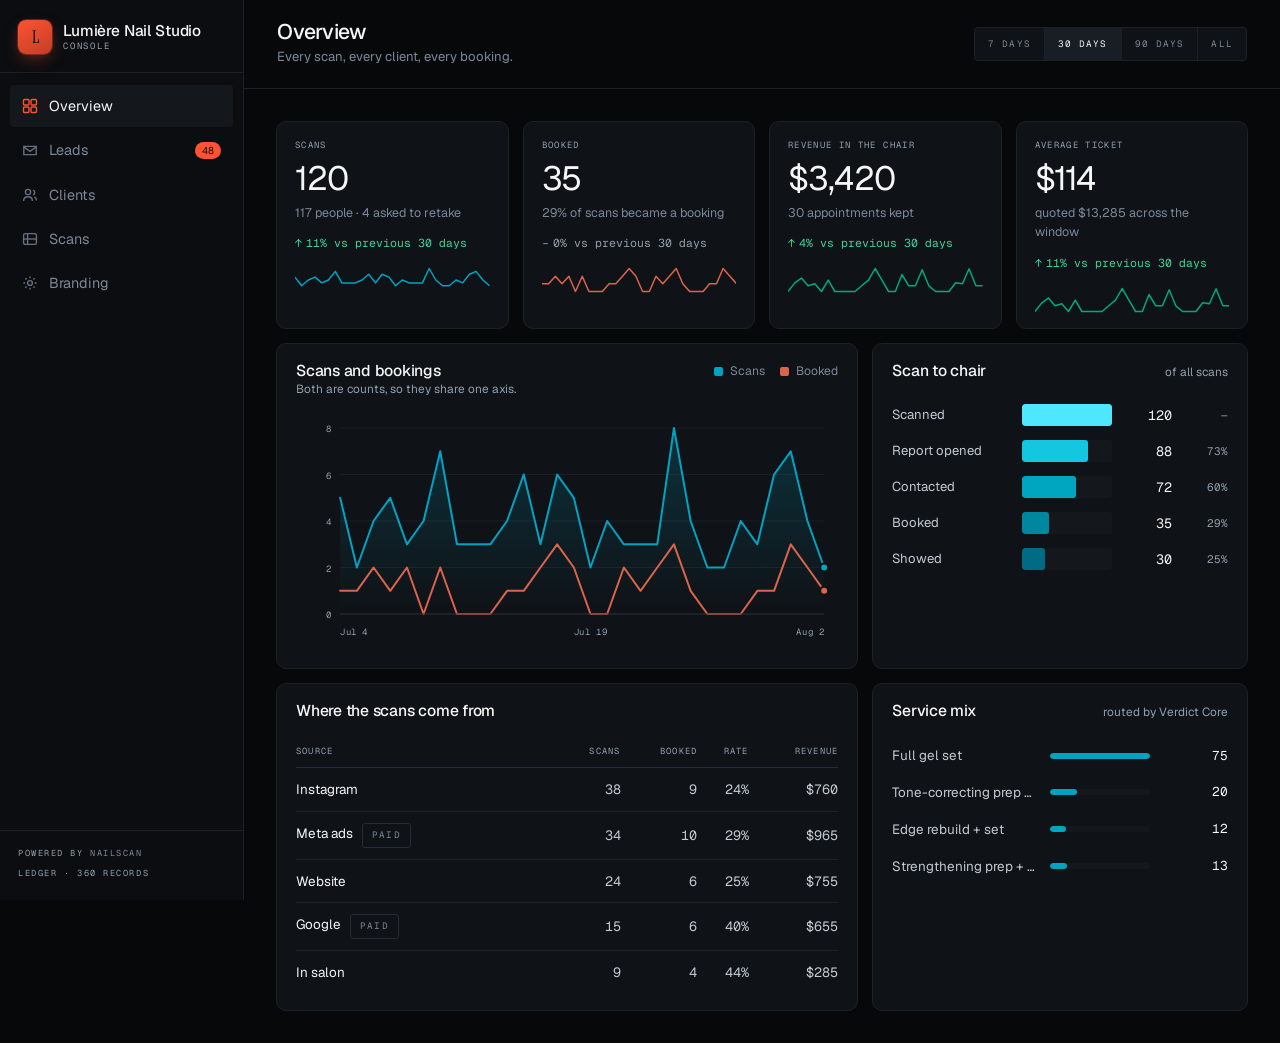
<file: site/app/index.html>
<!doctype html>
<html lang="en">
<head>
<meta charset="utf-8">
<meta name="viewport" content="width=device-width, initial-scale=1">
<title>Console — NailScan</title>
<meta name="robots" content="noindex">
<meta name="theme-color" content="#07080A">
<link rel="icon" href="../favicon.svg" type="image/svg+xml">
<link rel="preload" href="../assets/fonts/geist-var.woff2" as="font" type="font/woff2" crossorigin>
<link rel="preload" href="../assets/fonts/geist-mono-var.woff2" as="font" type="font/woff2" crossorigin>
<link rel="stylesheet" href="../assets/app/app.css">
<link rel="stylesheet" href="../assets/app/dashboard.css">
</head>
<body>

<a class="skip" href="#main">Skip to content</a>

<div class="app">

  <!-- ═══════════════ SIDEBAR ═══════════════ -->
  <aside class="side">
    <div class="side-top">
      <span class="lockup">
        <span class="mk" data-brand-monogram aria-hidden="true">L</span>
        <span class="nm">
          <span class="n1" data-brand-name>Lumière Nail Studio</span>
          <span class="n2">Console</span>
        </span>
      </span>
    </div>

    <nav aria-label="Sections">
      <button class="navlink" data-view="overview" aria-current="page">
        <svg viewBox="0 0 16 16" fill="none" stroke="currentColor" stroke-width="1.4" aria-hidden="true">
          <rect x="1.5" y="1.5" width="5.5" height="5.5" rx="1"/><rect x="9" y="1.5" width="5.5" height="5.5" rx="1"/>
          <rect x="1.5" y="9" width="5.5" height="5.5" rx="1"/><rect x="9" y="9" width="5.5" height="5.5" rx="1"/></svg>
        Overview</button>
      <!-- Leads sits above Clients on purpose. Clients is a record; Leads is
           the queue, and the queue is what an owner opens the console for. -->
      <button class="navlink" data-view="leads">
        <svg viewBox="0 0 16 16" fill="none" stroke="currentColor" stroke-width="1.4" aria-hidden="true">
          <path d="M1.8 4.4h12.4v8.2H1.8z" rx="1"/><path d="M1.8 4.9 8 9.3l6.2-4.4"/></svg>
        Leads<span class="navpip" data-lead-pip hidden>0</span></button>
      <button class="navlink" data-view="clients">
        <svg viewBox="0 0 16 16" fill="none" stroke="currentColor" stroke-width="1.4" aria-hidden="true">
          <circle cx="6" cy="5" r="2.6"/><path d="M1.6 14c0-2.6 2-4.2 4.4-4.2s4.4 1.6 4.4 4.2"/>
          <path d="M11 3.2a2.4 2.4 0 0 1 0 4.6M12.4 9.9c1.3.5 2 1.9 2 3.6"/></svg>
        Clients</button>
      <button class="navlink" data-view="scans">
        <svg viewBox="0 0 16 16" fill="none" stroke="currentColor" stroke-width="1.4" aria-hidden="true">
          <rect x="1.6" y="2.6" width="12.8" height="10.8" rx="1.6"/><path d="M1.6 8h12.8"/><path d="M5.6 2.6v10.8"/></svg>
        Scans</button>
      <button class="navlink" data-view="settings">
        <svg viewBox="0 0 16 16" fill="none" stroke="currentColor" stroke-width="1.4" aria-hidden="true">
          <circle cx="8" cy="8" r="2.4"/>
          <path d="M8 1.4v1.8M8 12.8v1.8M14.6 8h-1.8M3.2 8H1.4M12.7 3.3l-1.3 1.3M4.6 11.4l-1.3 1.3M12.7 12.7l-1.3-1.3M4.6 4.6L3.3 3.3"/></svg>
        Branding</button>
    </nav>

    <div class="side-foot">
      <div class="powered">Powered by <b>NailScan</b></div>
      <div class="powered" style="margin-top:6px">Ledger · <span data-ledger-count>0</span> records</div>
    </div>
  </aside>

  <!-- ═══════════════ CONTENT ═══════════════ -->
  <div class="content">
    <header class="topbar">
      <div>
        <h1 data-title>Overview</h1>
        <div class="sub" data-subtitle>Every scan, every client, every booking.</div>
      </div>
      <div class="range" role="group" aria-label="Date range">
        <button data-range="7">7 days</button>
        <button data-range="30" aria-pressed="true">30 days</button>
        <button data-range="90">90 days</button>
        <button data-range="0">All</button>
      </div>
    </header>

    <main id="main" tabindex="-1">

      <!-- ─────────── OVERVIEW ─────────── -->
      <section class="view on" data-view-panel="overview" aria-label="Overview">
        <div class="tiles" data-tiles></div>

        <div class="grid2">
          <div class="panel-c">
            <div class="panel-h">
              <div>
                <h2>Scans and bookings</h2>
                <div class="hint">Both are counts, so they share one axis.</div>
              </div>
              <div class="legend">
                <span><i style="background:var(--s1)"></i>Scans</span>
                <span><i style="background:var(--s2)"></i>Booked</span>
              </div>
            </div>
            <div data-chart-trend></div>
          </div>

          <div class="panel-c">
            <div class="panel-h"><h2>Scan to chair</h2>
              <span class="hint">of all scans</span></div>
            <div data-chart-funnel></div>
          </div>
        </div>

        <div class="grid2">
          <div class="panel-c">
            <div class="panel-h"><h2>Where the scans come from</h2></div>
            <div class="tablewrap" data-source-table></div>
          </div>

          <div class="panel-c">
            <div class="panel-h"><h2>Service mix</h2>
              <span class="hint">routed by Verdict Core</span></div>
            <div data-chart-services></div>
          </div>
        </div>
      </section>

      <!-- ─────────── LEADS ─────────── -->
      <section class="view" data-view-panel="leads" aria-label="Leads">
        <div class="tiles" data-lead-tiles></div>

        <div class="searchbar">
          <div class="segs" role="group" aria-label="Filter leads">
            <button data-lead-filter="todo" aria-pressed="true">Needs a call</button>
            <button data-lead-filter="chasing">Called, not booked</button>
            <button data-lead-filter="booked">Booked</button>
            <button data-lead-filter="all">Everyone</button>
          </div>
          <input type="search" data-lead-search placeholder="Search by name or phone…" aria-label="Search leads">
          <span class="pill" data-lead-count>0 leads</span>
          <button class="btn btn-ghost" style="padding:10px 16px" data-lead-export>Export CSV</button>
        </div>

        <div data-lead-list></div>
      </section>

      <!-- ─────────── CLIENTS ─────────── -->
      <section class="view" data-view-panel="clients" aria-label="Clients">
        <div class="searchbar">
          <input type="search" data-client-search placeholder="Search by name or phone…" aria-label="Search clients">
          <span class="pill" data-client-count>0 clients</span>
          <button class="btn btn-ghost" style="padding:10px 16px" data-export>Export CSV</button>
        </div>
        <div class="panel-c">
          <div class="tablewrap" data-client-table></div>
        </div>
      </section>

      <!-- ─────────── SCANS ─────────── -->
      <section class="view" data-view-panel="scans" aria-label="Scans">
        <div class="searchbar">
          <input type="search" data-scan-search placeholder="Search by report ID or client…" aria-label="Search scans">
          <span class="pill" data-scan-count>0 scans</span>
        </div>
        <div class="panel-c">
          <div class="tablewrap" data-scan-table></div>
        </div>
      </section>

      <!-- ─────────── BRANDING ─────────── -->
      <section class="view" data-view-panel="settings" aria-label="Branding">
        <div class="setgrid">
          <div class="panel-c">
            <div class="panel-h">
              <div>
                <h2>Your branding</h2>
                <div class="hint">Everything on the right updates as you type. Nothing is rebuilt.</div>
              </div>
            </div>

            <div class="setrow">
              <div><label for="set-name">Salon name</label>
                <div class="desc">Shown on the scanner and on every report.</div></div>
              <input id="set-name" type="text" data-set="name">
            </div>

            <div class="setrow">
              <div><label>Your logo</label>
                <div class="desc">PNG or SVG, transparent background. Replaces the monogram
                  everywhere at once.</div></div>
              <div>
                <label class="dropzone" data-logo-zone>
                  <span class="dz-prev" data-logo-prev></span>
                  <span>
                    <span class="dz-t" data-logo-t>Drop a logo, or click to choose</span>
                    <span class="dz-s">Square works best · up to 512 KB</span>
                  </span>
                  <input type="file" accept="image/png,image/svg+xml,image/jpeg,image/webp" data-logo-input>
                </label>
                <button class="linkbtn" data-logo-clear hidden style="margin-top:9px">Remove logo</button>
              </div>
            </div>

            <div class="setrow">
              <div><label for="set-mono">Monogram</label>
                <div class="desc">The fallback when there is no logo — on a share card, or
                  before the image loads.</div></div>
              <input id="set-mono" type="text" maxlength="2" data-set="monogram" style="max-width:80px">
            </div>

            <div class="setrow">
              <div><label for="set-hex">Accent colour</label>
                <div class="desc">Every hover, glow, focus ring and button derives from this
                  one value. The label colour is picked automatically for contrast.</div></div>
              <div>
                <div class="pickrow">
                  <input class="colorwell" type="color" data-color-well aria-label="Pick accent colour">
                  <input class="hexfield" id="set-hex" type="text" maxlength="7"
                         spellcheck="false" data-hex placeholder="#FF5233">
                  <span class="pill" data-contrast-note></span>
                </div>
                <div class="swatches" data-swatches style="margin-top:11px"></div>
              </div>
            </div>

            <div class="setrow">
              <div><label>Typeface</label>
                <div class="desc">Nothing here calls out to a font CDN. Upload a .woff2 to use
                  your own.</div></div>
              <div>
                <div class="fontpick" data-fontpick></div>
                <label class="dropzone" data-font-zone style="margin-top:9px">
                  <span class="dz-prev" style="font-family:var(--display);font-size:1.2rem" data-font-prev>Aa</span>
                  <span>
                    <span class="dz-t" data-font-t>Upload a font file</span>
                    <span class="dz-s">.woff2, .woff, .ttf or .otf · up to 2 MB</span>
                  </span>
                  <input type="file" accept=".woff2,.woff,.ttf,.otf,font/woff2,font/woff" data-font-input>
                </label>
              </div>
            </div>

            <div class="setrow">
              <div><label for="set-phone">Phone</label>
                <div class="desc">Where the report tells her to call.</div></div>
              <input id="set-phone" type="text" data-set="phone">
            </div>

            <div class="panel-h" style="margin:26px 0 4px"><h2>Your service menu</h2>
              <span class="hint">Verdict Core returns a key. You own the name and the price.</span></div>
            <div data-service-editor></div>

            <div data-tenant-block>
              <div class="panel-h" style="margin:26px 0 4px"><h2>Switch tenant</h2>
                <span class="hint">Demo only — proves the whole console is white-label.</span></div>
              <div class="swatches" data-tenants style="gap:10px"></div>
            </div>
          </div>

          <div class="preview">
            <div class="panel-h" style="margin-bottom:12px">
              <h2 style="font-size:.9rem">Live scanner</h2>
              <a class="hint" href="../scan/index.html" target="_blank" rel="noopener">Open full size ↗</a>
            </div>
            <div class="phoneframe">
              <iframe data-preview title="Live preview of the client scanner"
                      src="../scan/index.html?demo=0" loading="lazy"></iframe>
            </div>
            <p class="hint" style="margin-top:12px">This is the real scanner, not a picture of it.</p>
          </div>
        </div>
      </section>

    </main>
  </div>
</div>

<!-- Detail drawer, shared by clients and scans -->
<div class="scrim" data-scrim></div>
<div class="drawer" data-drawer role="dialog" aria-modal="true" aria-labelledby="drawer-title" hidden>
  <div class="drawer-h">
    <div>
      <div class="mono" data-drawer-kind>Client</div>
      <h2 id="drawer-title" data-drawer-title style="margin-top:5px">—</h2>
      <div class="hint" data-drawer-sub style="font-size:.8rem;color:var(--dim);margin-top:4px"></div>
    </div>
    <button class="xbtn" data-drawer-close aria-label="Close">✕</button>
  </div>
  <div class="drawer-b" data-drawer-body></div>
</div>

<noscript>
  <div style="padding:32px;max-width:640px">
    <h1 style="font-size:1.4rem">The console needs JavaScript</h1>
    <p style="color:#C3CAD3;margin-top:12px">It renders your ledger in the browser. Turn JavaScript on for this page.</p>
  </div>
</noscript>

<!-- tenant.js is empty in the reference build and rewritten by the
     provisioning portal. It is the only file a salon's own build differs by. -->
<script src="../assets/app/tenant.js"></script>
<script src="../assets/app/brand.js"></script>
<script src="../assets/app/data.js"></script>
<script src="../assets/app/charts.js"></script>
<!-- The console issues report links off the ledger, so it needs the same
     codec the scanner writes them with. -->
<script src="../assets/app/report.js"></script>
<script src="../assets/app/dashboard.js"></script>
</body>
</html>
</file>
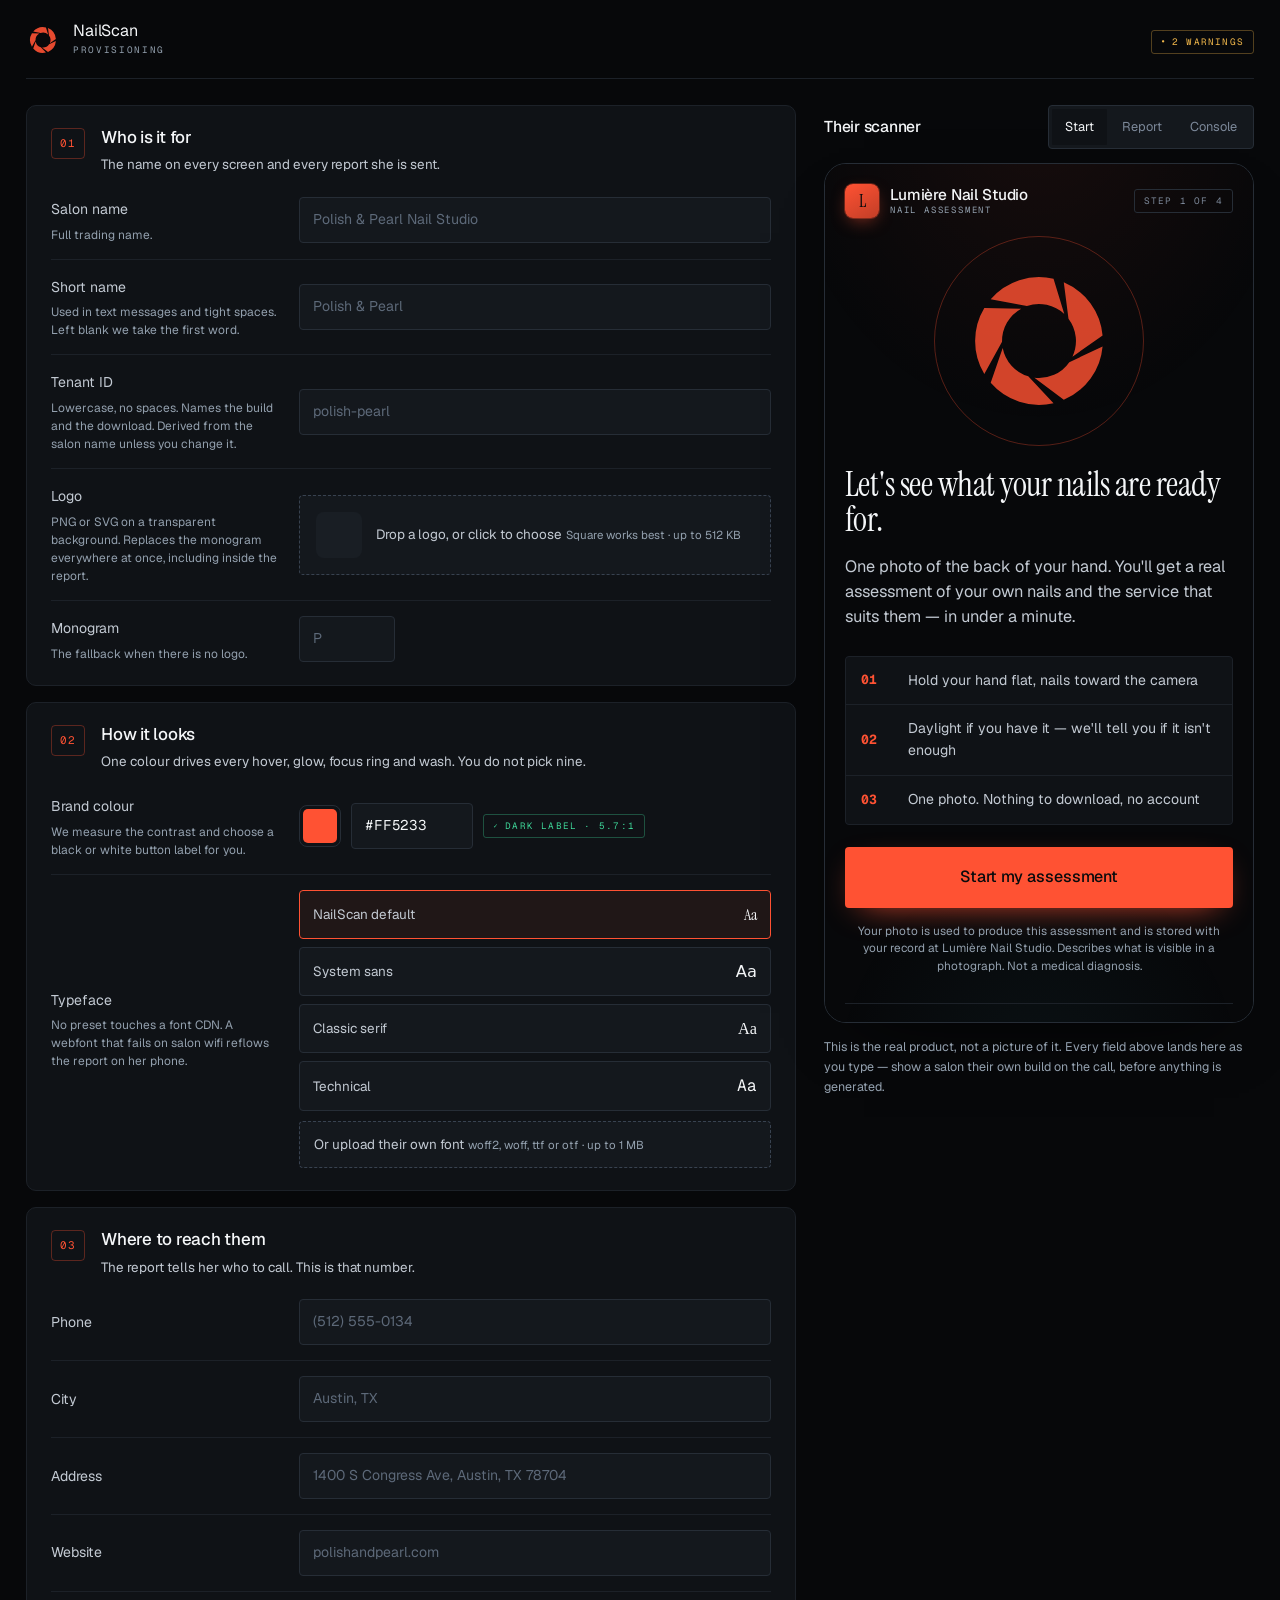
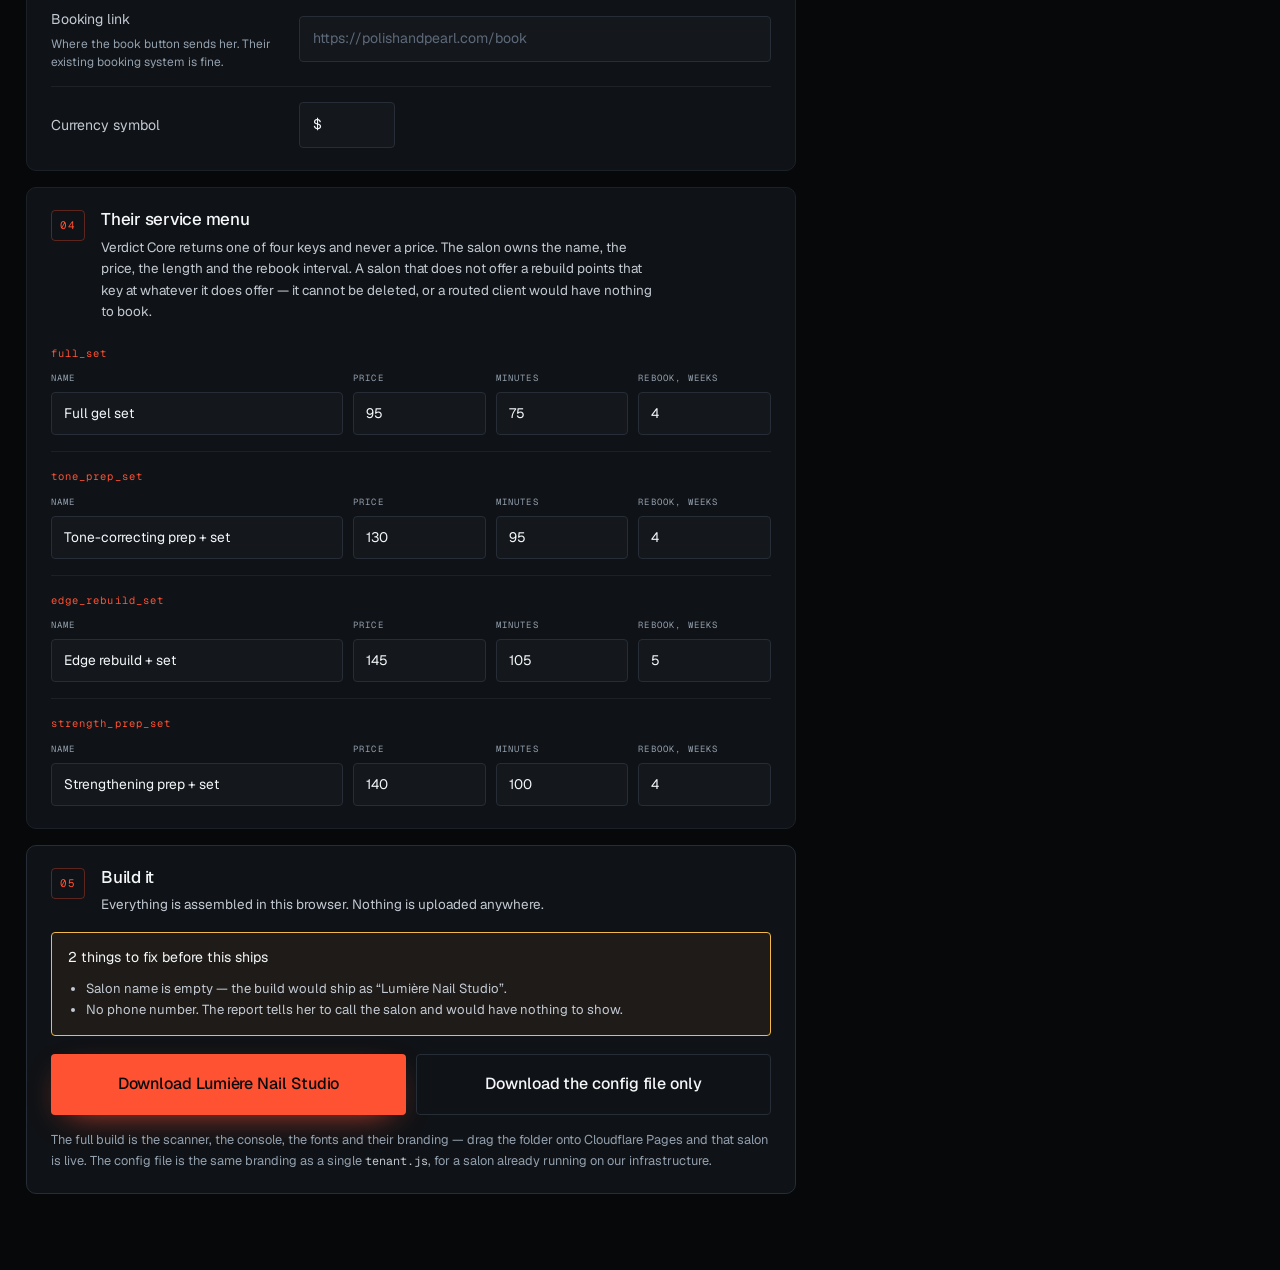
<file: site/portal/index.html>
<!doctype html>
<html lang="en">
<head>
<meta charset="utf-8">
<meta name="viewport" content="width=device-width, initial-scale=1">
<title>Provisioning — NailScan</title>
<meta name="robots" content="noindex, nofollow">
<meta name="theme-color" content="#07080A">
<link rel="icon" href="../favicon.svg" type="image/svg+xml">
<link rel="preload" href="../assets/fonts/geist-var.woff2" as="font" type="font/woff2" crossorigin>
<link rel="preload" href="../assets/fonts/geist-mono-var.woff2" as="font" type="font/woff2" crossorigin>
<link rel="stylesheet" href="../assets/app/app.css">
<link rel="stylesheet" href="../assets/app/dashboard.css">
<link rel="stylesheet" href="../assets/app/portal.css">
</head>
<body>

<a class="skip" href="#main">Skip to content</a>

<div class="portal">

  <header class="ptop">
    <div class="plock">
      <span class="pmk" aria-hidden="true">
        <svg viewBox="0 0 200 200"><g data-blades></g></svg>
      </span>
      <span>
        <h1 class="pn1">NailScan</h1>
        <span class="pn2">Provisioning</span>
      </span>
    </div>
    <div class="pmeta">
      <span class="pill" data-build-state>Nothing to build yet</span>
    </div>
  </header>

  <main id="main" tabindex="-1" class="pgrid">

    <!-- ═══════════ FORM ═══════════ -->
    <div class="pform">

      <div class="pstep">
        <div class="pstep-h"><span class="pnum">01</span>
          <div><h2>Who is it for</h2>
            <p>The name on every screen and every report she is sent.</p></div>
        </div>

        <div class="prow">
          <div><label for="f-name">Salon name</label>
            <div class="desc">Full trading name.</div></div>
          <input id="f-name" type="text" data-f="name" placeholder="Polish &amp; Pearl Nail Studio" autocomplete="off">
        </div>

        <div class="prow">
          <div><label for="f-short">Short name</label>
            <div class="desc">Used in text messages and tight spaces. Left blank we take the first word.</div></div>
          <input id="f-short" type="text" data-f="short" placeholder="Polish &amp; Pearl" autocomplete="off">
        </div>

        <div class="prow">
          <div><label for="f-id">Tenant ID</label>
            <div class="desc">Lowercase, no spaces. Names the build and the download. Derived from the
              salon name unless you change it.</div></div>
          <input id="f-id" type="text" data-f="id" placeholder="polish-pearl" autocomplete="off"
                 pattern="[a-z0-9-]+" spellcheck="false">
        </div>

        <div class="prow">
          <div><label>Logo</label>
            <div class="desc">PNG or SVG on a transparent background. Replaces the monogram everywhere
              at once, including inside the report.</div></div>
          <div>
            <label class="dropzone" data-logo-zone>
              <span class="dz-prev" data-logo-prev></span>
              <span>
                <span class="dz-t" data-logo-t>Drop a logo, or click to choose</span>
                <span class="dz-s">Square works best · up to 512 KB</span>
              </span>
              <input type="file" accept="image/png,image/svg+xml,image/jpeg,image/webp" data-logo-input>
            </label>
            <button class="linkbtn" data-logo-clear hidden style="margin-top:9px">Remove logo</button>
          </div>
        </div>

        <div class="prow">
          <div><label for="f-mono">Monogram</label>
            <div class="desc">The fallback when there is no logo.</div></div>
          <input id="f-mono" type="text" data-f="monogram" maxlength="2" style="max-width:96px" placeholder="P">
        </div>
      </div>

      <div class="pstep">
        <div class="pstep-h"><span class="pnum">02</span>
          <div><h2>How it looks</h2>
            <p>One colour drives every hover, glow, focus ring and wash. You do not pick nine.</p></div>
        </div>

        <div class="prow">
          <div><label for="f-accent">Brand colour</label>
            <div class="desc">We measure the contrast and choose a black or white button label for you.</div></div>
          <div class="pickrow">
            <input id="f-accent" class="colorwell" type="color" data-f="accent" value="#FF5233">
            <input type="text" class="hexfield" data-hex value="#FF5233" spellcheck="false"
                   aria-label="Brand colour hex code">
            <span class="pill" data-contrast>—</span>
          </div>
        </div>

        <div class="prow">
          <div><label>Typeface</label>
            <div class="desc">No preset touches a font CDN. A webfont that fails on salon wifi reflows
              the report on her phone.</div></div>
          <div>
            <div class="fontpick" data-fonts role="group" aria-label="Typeface"></div>
            <label class="dropzone dz-sm" data-font-zone style="margin-top:10px">
              <span>
                <span class="dz-t" data-font-t>Or upload their own font</span>
                <span class="dz-s">woff2, woff, ttf or otf · up to 1 MB</span>
              </span>
              <input type="file" accept=".woff2,.woff,.ttf,.otf,font/woff2,font/woff" data-font-input>
            </label>
          </div>
        </div>
      </div>

      <div class="pstep">
        <div class="pstep-h"><span class="pnum">03</span>
          <div><h2>Where to reach them</h2>
            <p>The report tells her who to call. This is that number.</p></div>
        </div>

        <div class="prow">
          <div><label for="f-phone">Phone</label></div>
          <input id="f-phone" type="tel" data-f="phone" placeholder="(512) 555-0134" autocomplete="off">
        </div>
        <div class="prow">
          <div><label for="f-city">City</label></div>
          <input id="f-city" type="text" data-f="city" placeholder="Austin, TX" autocomplete="off">
        </div>
        <div class="prow">
          <div><label for="f-address">Address</label></div>
          <input id="f-address" type="text" data-f="address" placeholder="1400 S Congress Ave, Austin, TX 78704" autocomplete="off">
        </div>
        <div class="prow">
          <div><label for="f-site">Website</label></div>
          <input id="f-site" type="text" data-f="site" placeholder="polishandpearl.com" autocomplete="off">
        </div>
        <div class="prow">
          <div><label for="f-book">Booking link</label>
            <div class="desc">Where the book button sends her. Their existing booking system is fine.</div></div>
          <input id="f-book" type="text" data-f="bookingUrl" placeholder="https://polishandpearl.com/book" autocomplete="off">
        </div>
        <div class="prow">
          <div><label for="f-currency">Currency symbol</label></div>
          <input id="f-currency" type="text" data-f="currency" maxlength="3" style="max-width:96px" placeholder="$">
        </div>
      </div>

      <div class="pstep">
        <div class="pstep-h"><span class="pnum">04</span>
          <div><h2>Their service menu</h2>
            <p>Verdict Core returns one of four keys and never a price. The salon owns the name, the
              price, the length and the rebook interval. A salon that does not offer a rebuild points
              that key at whatever it does offer — it cannot be deleted, or a routed client would have
              nothing to book.</p></div>
        </div>
        <div data-services></div>
      </div>

      <div class="pstep pbuild">
        <div class="pstep-h"><span class="pnum">05</span>
          <div><h2>Build it</h2>
            <p>Everything is assembled in this browser. Nothing is uploaded anywhere.</p></div>
        </div>

        <div class="pissues" data-issues hidden></div>

        <div class="pdl">
          <button class="btn btn-primary btn-lg" data-build-site>
            <span data-build-label>Download the deployable site</span>
          </button>
          <button class="btn btn-ghost btn-lg" data-build-config>Download the config file only</button>
        </div>

        <div class="pnote" data-build-note>
          The full build is the scanner, the console, the fonts and their branding — drag the folder
          onto Cloudflare Pages and that salon is live. The config file is the same branding as a
          single <code>tenant.js</code>, for a salon already running on our infrastructure.
        </div>

        <div class="plog" data-log hidden></div>
      </div>
    </div>

    <!-- ═══════════ PREVIEW ═══════════ -->
    <aside class="ppreview">
      <div class="pph">
        <h2>Their scanner</h2>
        <div class="segs" role="group" aria-label="Preview screen">
          <button data-prev-screen="intro" aria-pressed="true">Start</button>
          <button data-prev-screen="report">Report</button>
          <button data-prev-screen="console">Console</button>
        </div>
      </div>
      <div class="phoneframe" data-phone>
        <iframe data-preview src="../scan/index.html?demo=0" title="Live preview of the salon's scanner"></iframe>
      </div>
      <p class="pphint">This is the real product, not a picture of it. Every field above lands here as
        you type — show a salon their own build on the call, before anything is generated.</p>
    </aside>

  </main>
</div>

<script src="../assets/app/brand.js"></script>
<script src="../assets/app/zip.js"></script>
<script src="../assets/app/portal.js"></script>
</body>
</html>
</file>
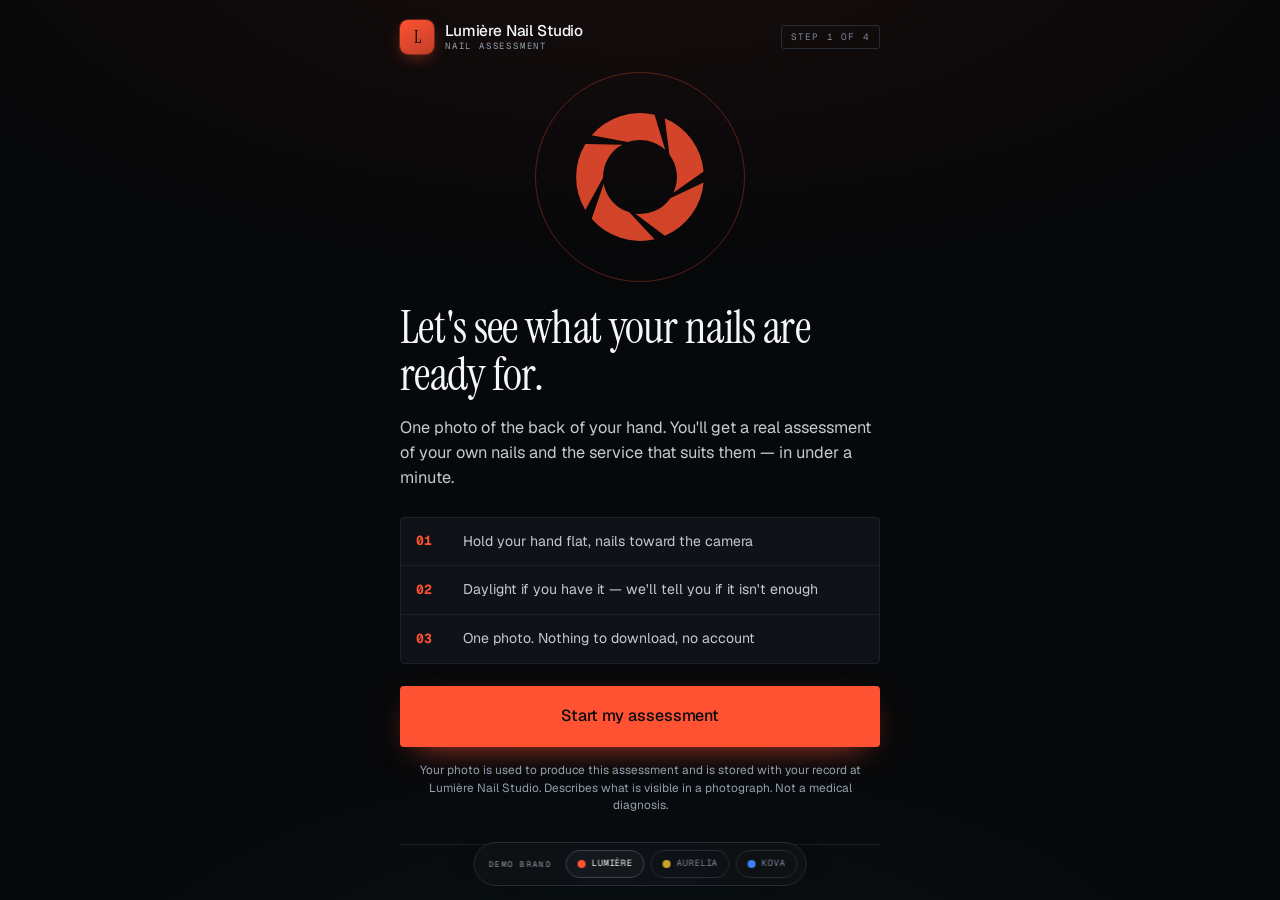
<file: site/scan/index.html>
<!doctype html>
<html lang="en" class="no-js">
<head>
<meta charset="utf-8">
<meta name="viewport" content="width=device-width, initial-scale=1, viewport-fit=cover">
<title>Nail assessment</title>
<meta name="description" content="One photo of your own hand. A real assessment of your own nails, and the service they are ready for.">
<meta name="robots" content="noindex">
<meta name="theme-color" content="#07080A">
<link rel="icon" href="../favicon.svg" type="image/svg+xml">
<link rel="preload" href="../assets/fonts/geist-var.woff2" as="font" type="font/woff2" crossorigin>
<link rel="preload" href="../assets/fonts/instrument-serif.woff2" as="font" type="font/woff2" crossorigin>
<link rel="preload" href="../assets/fonts/geist-mono-var.woff2" as="font" type="font/woff2" crossorigin>
<link rel="stylesheet" href="../assets/app/app.css">
<link rel="stylesheet" href="../assets/app/scanner.css">
<script>document.documentElement.className = 'js';</script>
</head>
<body>

<a class="skip" href="#main">Skip to content</a>

<div class="scan-app">

  <header class="scan-head">
    <span class="lockup">
      <span class="mk" data-brand-monogram aria-hidden="true">L</span>
      <span class="nm">
        <span class="n1" data-brand-name>Lumière Nail Studio</span>
        <span class="n2">Nail assessment</span>
      </span>
    </span>
    <span class="pill" data-step-pill>Step 1 of 4</span>
  </header>

  <main id="main" class="scan-body" tabindex="-1">

    <!-- ═════════════ 1 · INTRO ═════════════ -->
    <section class="screen on intro" data-screen="intro" aria-label="Start your assessment">
      <div class="intro-art" aria-hidden="true">
        <span class="aperture-ring"></span>
        <svg class="aperture" viewBox="0 0 200 200" data-aperture>
          <g data-blades></g>
        </svg>
      </div>

      <h1>Let's see what your nails are ready for.</h1>
      <p class="lede">One photo of the back of your hand. You'll get a real assessment of your own nails and the service that suits them — in under a minute.</p>

      <div class="promises">
        <div class="promise"><b>01</b><span>Hold your hand flat, nails toward the camera</span></div>
        <div class="promise"><b>02</b><span>Daylight if you have it — we'll tell you if it isn't enough</span></div>
        <div class="promise"><b>03</b><span>One photo. Nothing to download, no account</span></div>
      </div>

      <button class="btn btn-primary btn-lg" data-go="capture">Start my assessment</button>
      <p class="consent">Your photo is used to produce this assessment and is stored with your record at <span data-brand-name>Lumière Nail Studio</span>. Describes what is visible in a photograph. Not a medical diagnosis.</p>
    </section>

    <!-- ═════════════ 2 · CAPTURE ═════════════ -->
    <section class="screen" data-screen="capture" aria-label="Take your photo">
      <p class="mono" style="margin-bottom:12px">Position · back of the hand</p>

      <div class="frame" data-frame>
        <video data-video playsinline muted autoplay hidden></video>
        <img data-still src="../assets/app/img/specimen.jpg" alt="" hidden>
        <svg class="guide" data-guide viewBox="0 0 100 125" aria-hidden="true"></svg>
        <div class="tips" data-tips aria-hidden="true"></div>
        <div class="brackets" aria-hidden="true"><i></i><i></i><i></i><i></i></div>
        <div class="shutter-flash" data-flash aria-hidden="true"></div>
      </div>

      <div class="checks" role="status" aria-live="polite" aria-label="Photo quality checks">
        <div class="check" data-check="light"><div class="cl">Light</div><div class="cb"><i></i></div></div>
        <div class="check" data-check="focus"><div class="cl">Focus</div><div class="cb"><i></i></div></div>
        <div class="check" data-check="frame"><div class="cl">Framing</div><div class="cb"><i></i></div></div>
      </div>

      <div class="platecount" data-platecount>looking for your nails…</div>
      <p class="consent" data-capture-hint style="margin-top:10px">Lining up your hand…</p>

      <button class="shutter" data-shutter disabled aria-label="Take the photo"><i></i></button>

      <div style="text-align:center;margin-top:14px">
        <button class="btn btn-quiet" data-use-sample>Use a sample photo instead</button>
      </div>
    </section>

    <!-- ═════════════ 3 · ANALYSIS ═════════════ -->
    <section class="screen" data-screen="analyse" aria-label="Reading your photo">
      <p class="mono" style="margin-bottom:12px">Reading · ONYX-5</p>

      <div class="frame an-frame" data-anframe>
        <canvas class="shot" data-shot></canvas>
        <div class="mesh" aria-hidden="true"></div>
        <div class="beam" aria-hidden="true"></div>
        <div data-landmarks aria-hidden="true"></div>
      </div>

      <div class="dial-wrap">
        <svg class="dial" viewBox="0 0 80 80" aria-hidden="true">
          <circle class="trk" cx="40" cy="40" r="34"></circle>
          <circle class="val" data-dial cx="40" cy="40" r="34"
                  stroke-dasharray="213.6" stroke-dashoffset="213.6"></circle>
        </svg>
        <div>
          <div class="dial-n" data-conf>0.00</div>
          <div class="dial-l" data-conf-l>Measuring image quality…</div>
        </div>
      </div>

      <div class="stages" data-stages role="status" aria-live="polite"></div>

      <div class="read-out rows" data-readout hidden></div>
    </section>

    <!-- ═════════════ 4 · REPORT ═════════════ -->
    <section class="screen" data-screen="report" aria-label="Your assessment">
      <!-- The salon's mark is already in the page header; a second copy here
           just pushed the verdict card down the screen. -->
      <div class="rep-top rv" style="padding:2px 0 14px">
        <div class="rep-date" data-rep-date>Aug 2, 2026 · Report NS-0000</div>
        <p class="sharednote" data-shared-note hidden>A saved copy of a report. Everything below
          came from the photograph taken on the day — nothing has been re-read.</p>
      </div>

      <!-- The whole answer, above the fold. -->
      <div class="rv"><div class="verdict-card" data-verdict-card></div></div>

      <!-- The record. The site's argument is that the salon keeps one; the
           report has to be where the client sees it. -->
      <div class="rv" style="margin-top:22px"><div data-history></div></div>

      <div class="rv" style="margin-top:26px">
        <div class="sec-lbl">Where your nails are today</div>
        <div class="rows" data-rep-rows></div>
      </div>

      <div class="rv" style="margin-top:20px">
        <details class="disc" data-disc-shape>
          <summary><span data-why-shape-q>Why this shape</span><span class="dq" data-shape-q></span></summary>
          <div class="disc-b">
            <div class="shapehero" data-shapehero></div>
            <div class="sec-lbl" style="margin:20px 0 9px">The next best three</div>
            <div class="alts" data-alts></div>
          </div>
        </details>

        <details class="disc">
          <summary><span data-why-colour-q>Why these colours</span><span class="dq" data-colour-q></span></summary>
          <div class="disc-b">
            <div class="tonecard" data-tonecard></div>
            <div class="sec-lbl" style="margin:18px 0 9px">Your full palette</div>
            <div class="swatches-grid" data-swatches-grid></div>
            <div class="nudecard" data-nudecard></div>
          </div>
        </details>

        <details class="disc">
          <summary><span>Your measurements</span><span class="dq" data-meas-q>6 readings</span></summary>
          <div class="disc-b">
            <div data-spec></div>
            <div class="platefig" data-platefig style="margin-top:16px"></div>
          </div>
        </details>

        <details class="disc">
          <summary><span>Your plan</span><span class="dq" data-plan-q>3 visits</span></summary>
          <div class="disc-b"><div class="plan" data-plan></div></div>
        </details>
      </div>

      <div class="rv" style="margin-top:26px">
        <div class="sharebar" data-sharebar></div>
        <button class="btn btn-ghost btn-lg" data-go="contact" style="margin-top:16px">Book this in</button>
      </div>
    </section>

    <!-- ═════════════ 5 · CONTACT ═════════════ -->
    <section class="screen" data-screen="contact" aria-label="Book your appointment">
      <div class="rep-top">
        <h2 style="font-size:clamp(1.7rem,6.4vw,2.1rem)">Where should we send it?</h2>
        <p class="lede" style="color:var(--fg-2);margin-top:14px;font-size:.95rem">
          We'll text your report and hold <b data-hold-service>the slot</b> for you.</p>
      </div>

      <form data-lead novalidate>
        <label class="field"><span>Your name</span>
          <input name="name" type="text" autocomplete="name" placeholder="First name" required></label>
        <label class="field"><span>Mobile number</span>
          <input name="phone" type="tel" autocomplete="tel" inputmode="tel" placeholder="(713) 555-0100" required></label>
        <p class="consent" style="text-align:left;margin:2px 0 18px">
          We'll text you the report and appointment reminders. Reply STOP any time.</p>
        <button class="btn btn-primary btn-lg" type="submit">Send my report</button>
      </form>
    </section>

    <!-- ═════════════ 6 · DONE ═════════════ -->
    <section class="screen" data-screen="done" aria-label="All set">
      <div class="done-art">
        <svg class="tick" viewBox="0 0 80 80" aria-hidden="true">
          <circle cx="40" cy="40" r="36"></circle>
          <path d="M25 41.5 L35.5 52 L56 30"></path>
        </svg>
      </div>
      <div class="rep-top" style="padding-top:0">
        <h2 style="font-size:clamp(1.8rem,6.8vw,2.2rem)">Sent.</h2>
        <p class="lede" style="color:var(--fg-2);margin-top:14px;font-size:.95rem" data-done-line></p>
      </div>
      <div class="rows" data-done-rows style="margin-top:8px"></div>
      <div style="margin-top:26px">
        <button class="btn btn-ghost btn-lg" data-restart>Scan another hand</button>
      </div>
    </section>

  </main>

  <footer class="scan-foot">
    <span class="powered">Powered by <b>NailScan</b></span>
  </footer>
</div>

<!-- Demo-only tenant switcher. Not part of a salon deployment. -->
<aside class="demobar" data-demobar role="complementary" aria-label="Demo brand switcher" hidden>
  <span class="dl">Demo brand</span>
</aside>

<noscript>
  <div style="padding:28px;max-width:520px;margin:0 auto">
    <h1 style="font-family:Georgia,serif">The scanner needs JavaScript</h1>
    <p style="color:#C3CAD3;margin-top:14px">It reads a photograph in your browser, so it can't run without it.
      Turn JavaScript on for this page, or call the salon and we'll do the assessment in person.</p>
  </div>
</noscript>

<!-- data.js carries Verdict Core and the reading vocabulary. The scanner needs
     the rules; it ignores the mock ledger the dashboard draws from. -->
<!-- tenant.js is empty in the reference build and rewritten by the
     provisioning portal. It is the only file a salon's own build differs by. -->
<script src="../assets/app/tenant.js"></script>
<script src="../assets/app/brand.js"></script>
<script src="../assets/app/data.js"></script>
<script src="../assets/app/vision.js"></script>
<script src="../assets/app/report.js"></script>
<script src="../assets/app/scanner.js"></script>
</body>
</html>
</file>
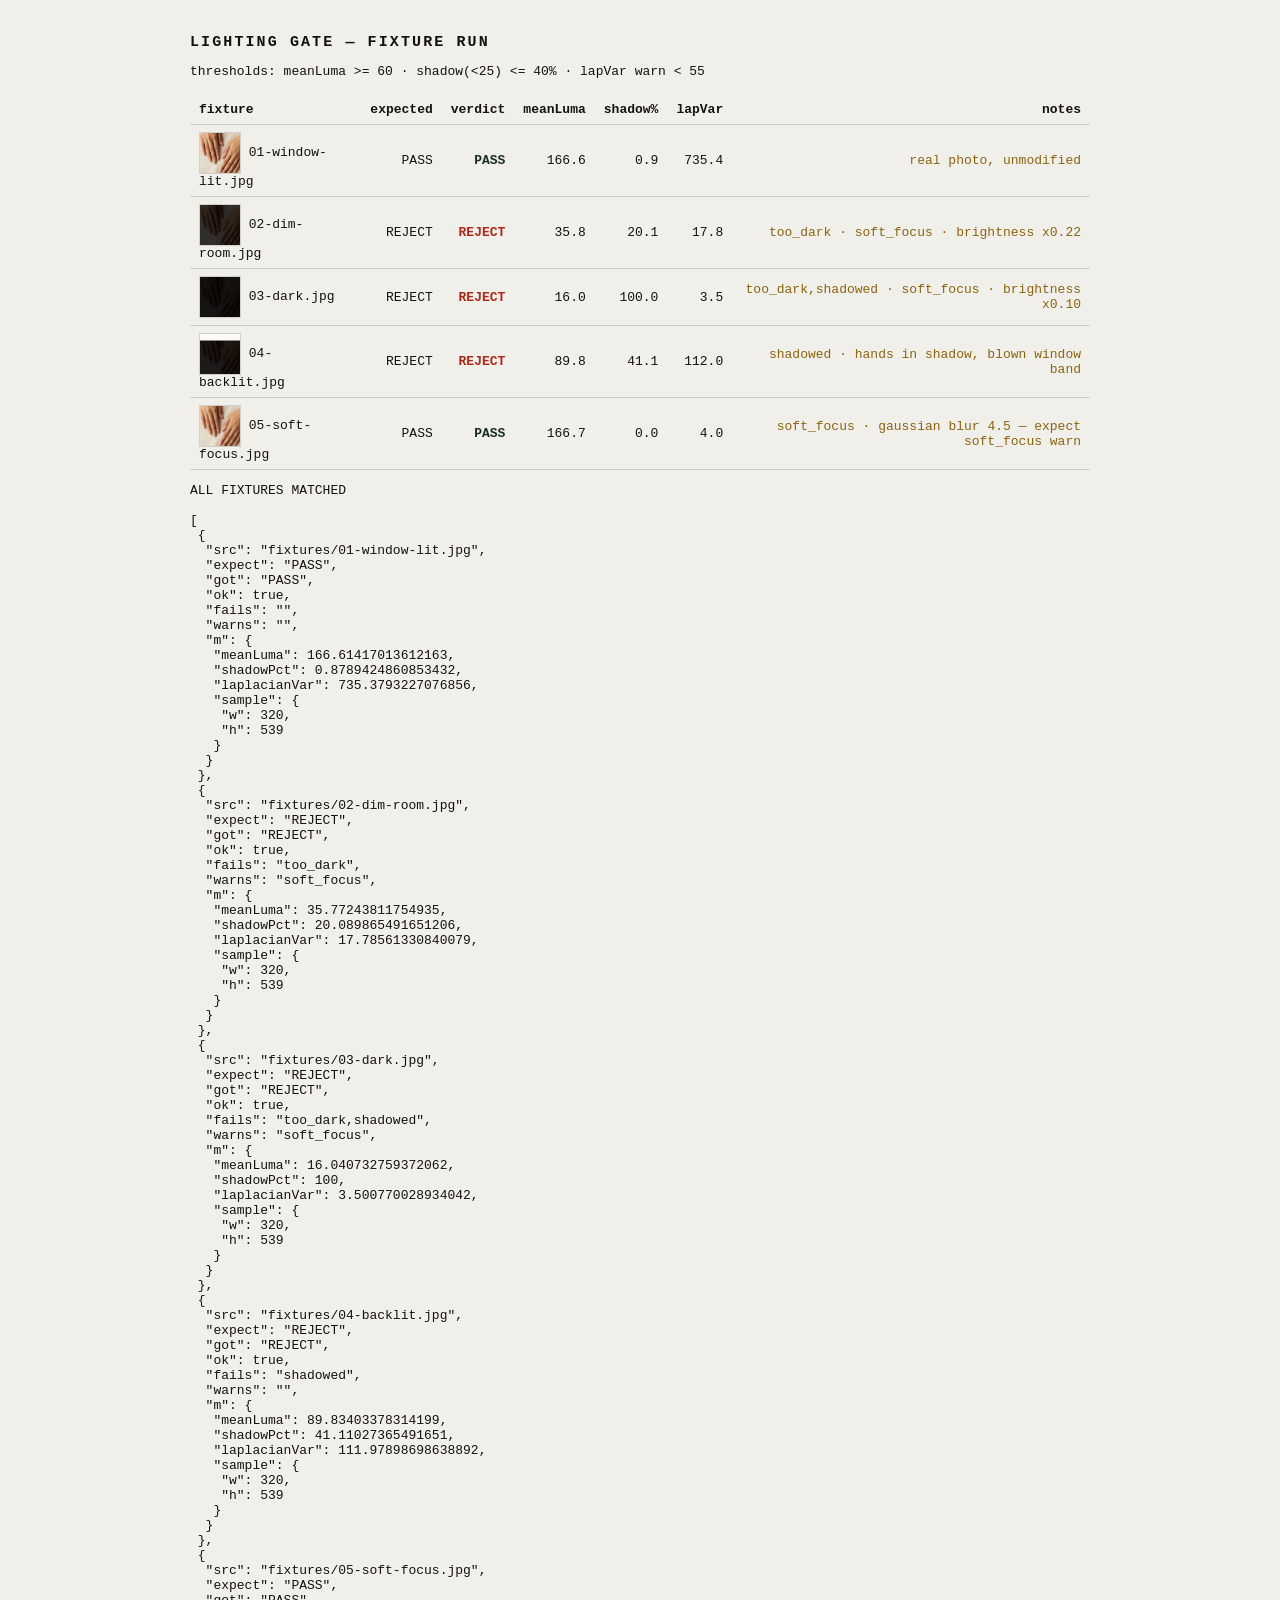
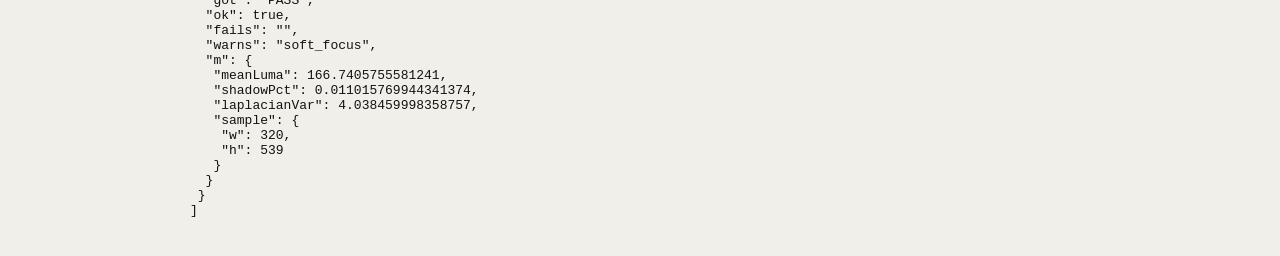
<file: test/gate-harness.html>
<!doctype html>
<meta charset="utf-8">
<title>Lighting gate — fixture run</title>
<style>
 body{font:13px ui-monospace,Menlo,monospace;background:#F1EFEA;color:#14120F;padding:24px;max-width:900px;margin:auto}
 table{border-collapse:collapse;width:100%;margin-top:16px}
 th,td{border-bottom:1px solid rgba(0,0,0,.15);padding:7px 9px;text-align:right}
 th:first-child,td:first-child{text-align:left}
 .PASS{color:#17301F;font-weight:700}.REJECT{color:#B0271C;font-weight:700}.WARN{color:#8a6410}
 td img{height:40px;width:40px;object-fit:cover;vertical-align:middle;border:1px solid #0002}
 h1{font-size:15px;letter-spacing:.14em;text-transform:uppercase}
</style>
<h1>Lighting gate — fixture run</h1>
<p id="cfg"></p>
<table id="t"><thead><tr>
  <th>fixture</th><th>expected</th><th>verdict</th><th>meanLuma</th><th>shadow%</th><th>lapVar</th><th>notes</th>
</tr></thead><tbody></tbody></table>
<pre id="json"></pre>
<script src="../public/config.js"></script>
<script src="../public/js/gate.js"></script>
<script>
const CFG = window.NAILSCAN_CONFIG.gate;
document.getElementById('cfg').textContent =
  `thresholds: meanLuma >= ${CFG.minMeanLuma} · shadow(<${CFG.shadowLumaCutoff}) <= ${CFG.maxShadowPct}% · lapVar warn < ${CFG.minLaplacianVar}`;

const FIX = [
  ['fixtures/01-window-lit.jpg', 'PASS',   'real photo, unmodified'],
  ['fixtures/02-dim-room.jpg',   'REJECT', 'brightness x0.22'],
  ['fixtures/03-dark.jpg',       'REJECT', 'brightness x0.10'],
  ['fixtures/04-backlit.jpg',    'REJECT', 'hands in shadow, blown window band'],
  ['fixtures/05-soft-focus.jpg', 'PASS',   'gaussian blur 4.5 — expect soft_focus warn']
];

const load = src => new Promise((res, rej) => {
  const i = new Image(); i.onload = () => res(i); i.onerror = rej; i.src = src;
});

(async () => {
  const tb = document.querySelector('#t tbody');
  const out = [];
  let allOk = true;
  for (const [src, expect, note] of FIX) {
    const img = await load(src);
    const v = NailScanGate.check(img, CFG);
    const got = v.pass ? 'PASS' : 'REJECT';
    const ok = got === expect;
    if (!ok) allOk = false;
    const warn = v.warnings.map(w => w.code).join(',');
    const fail = v.fails.map(f => f.code).join(',');
    const tr = document.createElement('tr');
    tr.innerHTML = `<td><img src="${src}"> ${src.split('/').pop()}</td>
      <td>${expect}</td>
      <td class="${got}">${got}${ok ? '' : ' ✗MISMATCH'}</td>
      <td>${v.metrics.meanLuma.toFixed(1)}</td>
      <td>${v.metrics.shadowPct.toFixed(1)}</td>
      <td>${v.metrics.laplacianVar.toFixed(1)}</td>
      <td class="WARN">${[fail, warn, note].filter(Boolean).join(' · ')}</td>`;
    tb.appendChild(tr);
    out.push({ src, expect, got, ok, fails: fail, warns: warn, m: v.metrics });
  }
  document.getElementById('json').textContent =
    (allOk ? 'ALL FIXTURES MATCHED\n\n' : 'MISMATCHES PRESENT\n\n') + JSON.stringify(out, null, 1);
  window.__RESULT__ = { allOk, out };
})();
</script>
</file>
<file: site/assets/app/app.css>
/* ═══════════════════════════════════════════════════════════════════════════
   NAILSCAN APP — shared stylesheet for the scanner and the dashboard
   ═══════════════════════════════════════════════════════════════════════════

   Deliberately self-contained: it declares its own tokens and loads its own
   fonts rather than extending the marketing site's site.css. The scanner has
   to be droppable onto a salon's own domain, inside their own page, without
   dragging 69 KB of landing-page styles behind it.

   Everything brand-owned is a custom property that brand.js writes at runtime.
   Nothing below hard-codes the accent.
   ═══════════════════════════════════════════════════════════════════════════ */

@font-face { font-family: "UI"; src: url("../fonts/geist-var.woff2") format("woff2"); font-weight: 100 900; font-display: swap; }
@font-face { font-family: "Data"; src: url("../fonts/geist-mono-var.woff2") format("woff2"); font-weight: 100 900; font-display: swap; }
@font-face { font-family: "Display"; src: url("../fonts/instrument-serif.woff2") format("woff2"); font-weight: 400; font-display: swap; }

:root {
  color-scheme: only dark;

  --bg:        #07080A;
  --bg-2:      #0B0D10;
  --panel:     #0F1216;
  --panel-2:   #14181D;
  --panel-3:   #191E24;

  --line:      #1C2128;
  --line-2:    #262D36;
  --line-3:    #384250;
  --nontext:   #5D6979;

  --fg:        #F4F6F8;
  --fg-2:      #C3CAD3;
  --muted:     #8A939F;
  --dim:       #7C8899;
  /* 4.41:1 on the panel surface was a real AA failure across 17 labels — the
     value was tuned against the darker marketing-page background. Lifted. */
  --faint:     #93A0AE;

  /* brand.js overwrites these four at boot; the values here are only a
     flash-of-unbranded-content guard. */
  --accent:      #FF5233;
  --accent-hi:   #FF7454;
  --accent-lo:   #C33A1F;
  --accent-glow: rgba(255,82,51,.14);
  --accent-line: rgba(255,82,51,.32);
  --accent-wash: rgba(255,82,51,.07);
  /* Black, not white. White on #FF5233 is 3.23:1 — a real AA failure, and the
     exact one brand.js was changed to stop making at runtime by choosing the
     label colour from measured contrast. The static fallback still shipped it,
     which meant any screen that does not call Brand.apply (the provisioning
     portal) failed on every primary button. Black on that orange is 6.10:1,
     and it is what brand.js computes for the same hex. */
  --on-accent:   #0A0B0D;

  --ok:   #3ED598;
  --warn: #F2B84B;

  /* Chart palette. Validated with the dataviz validator against the panel
     surface #0F1216 in dark mode: lightness band, chroma floor, adjacent CVD
     separation, normal-vision floor and 3:1 contrast all PASS in this order.
     The order is the colourblind-safety mechanism — do not reshuffle without
     re-running scripts/validate_palette.js. */
  --s1: #00A3C2;   /* cyan   */
  --s2: #DC634C;   /* coral  */
  --s3: #9975DE;   /* violet */
  --s4: #B48500;   /* sand   */
  --s5: #00A97A;   /* teal   */

  /* Ordinal ramp for the funnel — one hue, monotone lightness, and the dark
     end still clears 2:1 on the panel. Validated with --ordinal. */
  --o1: #4FE7FF; --o2: #15C6E1; --o3: #00A6C0; --o4: #0087A0; --o5: #006B85;

  --grid:   #1A1F26;
  --axis:   #262D36;

  --sans:    "UI", -apple-system, BlinkMacSystemFont, "Segoe UI", Helvetica, Arial, sans-serif;
  --mono:    "Data", ui-monospace, SFMono-Regular, Menlo, Consolas, monospace;
  --display: "Display", "Iowan Old Style", Georgia, serif;

  --radius: 4px;
  --radius-lg: 10px;
  --ease:     cubic-bezier(.22,.61,.36,1);
  --ease-out: cubic-bezier(.16,1,.3,1);
}

*, *::before, *::after { box-sizing: border-box; }

/* The [hidden] attribute is a UA rule with almost no specificity, so ANY
   component rule that sets display wins and the element stays on screen. This
   has now bitten three times in this codebase — the demo bar, the closed
   drawer, and worst of all the camera preview, where `.frame img { display:
   block }` painted the sample specimen on top of a live camera that had been
   running the whole time. Stated once, globally, so it cannot happen again. */
[hidden] { display: none !important; }

html { -webkit-text-size-adjust: 100%; }

body {
  margin: 0;
  background: var(--bg);
  color: var(--fg);
  font-family: var(--sans);
  font-size: 16px;
  line-height: 1.55;
  -webkit-font-smoothing: antialiased;
  text-rendering: optimizeLegibility;
}

h1, h2, h3, h4 { margin: 0; font-weight: 500; letter-spacing: -.015em; line-height: 1.15; }
p { margin: 0; }
button { font: inherit; color: inherit; }
a { color: inherit; }

.mono { font-family: var(--mono); font-size: .68rem; letter-spacing: .14em;
        text-transform: uppercase; color: var(--dim); }

/* Clipped rather than pushed to -9999px: an off-canvas offset registers as
   horizontal overflow in layout audits and, in some browsers, as real scroll. */
.skip {
  position: absolute; left: 12px; top: 12px; z-index: 100;
  clip-path: inset(50%); width: 1px; height: 1px; overflow: hidden;
  background: var(--accent); color: var(--on-accent); padding: 12px 18px; border-radius: var(--radius);
}
.skip:focus { clip-path: none; width: auto; height: auto; overflow: visible; }

:where(a, button, input, select, [tabindex]):focus-visible {
  outline: 2px solid var(--accent-hi); outline-offset: 2px; border-radius: 3px;
}
/* The screen machine moves focus to <main> on every transition so screen
   readers announce the new screen. Chromium treats that programmatic focus as
   :focus-visible and drew an accent box around the entire app on every step.
   The skip link still lands here and still announces; it just does not glow. */
#main:focus, #main:focus-visible { outline: none; }

/* ─────────────────────────────────────────────────────────────────────────
   Brand lockup — the salon's mark, not ours. A monogram tile rather than an
   uploaded logo, because a mockup that demands an asset per tenant cannot be
   demoed in a meeting.
   ───────────────────────────────────────────────────────────────────────── */

.lockup { display: inline-flex; align-items: center; gap: 11px; text-decoration: none; }
.lockup .mk {
  width: 34px; height: 34px; border-radius: 8px; display: grid; place-items: center;
  background: linear-gradient(150deg, var(--accent), var(--accent-lo));
  color: var(--on-accent); font-family: var(--display); font-size: 1.15rem; line-height: 1;
  box-shadow: 0 0 0 1px var(--accent-line), 0 6px 20px -8px var(--accent);
  flex: none;
}
/* An uploaded logo replaces the tile outright. Keeping the gradient behind a
   transparent PNG tints it, which is the fastest way to make a salon's own
   mark look wrong on their own product. */
.lockup .mk.has-logo {
  background: none; box-shadow: none; border-radius: 6px; overflow: hidden;
}
.lockup .mk img { width: 100%; height: 100%; object-fit: contain; display: block; }
.lockup .nm { display: grid; line-height: 1.15; }
.lockup .n1 { font-weight: 500; font-size: .96rem; letter-spacing: -.01em; }
.lockup .n2 { font-family: var(--mono); font-size: .56rem; letter-spacing: .2em;
              text-transform: uppercase; color: var(--faint); }

.powered {
  font-family: var(--mono); font-size: .54rem; letter-spacing: .18em;
  text-transform: uppercase; color: var(--faint);
}
.powered b { color: var(--dim); font-weight: 400; }

/* ─────────────────────────────────────────────────────────────────────────
   Buttons
   ───────────────────────────────────────────────────────────────────────── */

.btn {
  display: inline-flex; align-items: center; justify-content: center; gap: 10px;
  padding: 14px 22px; border-radius: var(--radius); border: 1px solid transparent;
  font-size: .95rem; font-weight: 500; letter-spacing: -.005em;
  cursor: pointer; text-decoration: none; background: none;
  transition: background .18s var(--ease), border-color .18s var(--ease), transform .18s var(--ease);
}
.btn:disabled { opacity: .42; cursor: not-allowed; }
.btn-primary { background: var(--accent); color: var(--on-accent); box-shadow: 0 10px 34px -16px var(--accent); }
.btn-primary:not(:disabled):hover { background: var(--accent-hi); }
.btn-ghost { border-color: var(--line-2); color: var(--fg); background: var(--panel); }
.btn-ghost:not(:disabled):hover { border-color: var(--line-3); background: var(--panel-2); }
.btn-quiet { color: var(--dim); padding: 10px 4px; }
.btn-quiet:hover { color: var(--fg-2); }
.btn-lg { padding: 17px 28px; font-size: 1rem; width: 100%; }

/* ─────────────────────────────────────────────────────────────────────────
   Surfaces
   ───────────────────────────────────────────────────────────────────────── */

.card {
  background: var(--panel); border: 1px solid var(--line); border-radius: var(--radius-lg);
}
.card-pad { padding: clamp(18px, 2.4vw, 26px); }

.pill {
  display: inline-flex; align-items: center; gap: 6px;
  font-family: var(--mono); font-size: .58rem; letter-spacing: .13em; text-transform: uppercase;
  padding: 4px 9px; border-radius: 3px; border: 1px solid var(--line-2); color: var(--dim);
  white-space: nowrap;
}
.pill.ok   { color: var(--ok);   border-color: rgba(62,213,152,.32); }
.pill.warn { color: var(--warn); border-color: rgba(242,184,75,.32); }
.pill.acc  { color: var(--accent); border-color: var(--accent-line); }

/* Status never travels on colour alone — every status pill carries a glyph.
   Required by the accessibility pass, and it also survives a salon whose
   accent happens to be green. */
.pill.ok::before   { content: "\2713"; font-size: .7em; }
.pill.warn::before { content: "\25CF"; font-size: .58em; }

/* ─────────────────────────────────────────────────────────────────────────
   Field rows — the shared "record" primitive. Used by the scanner report,
   the scan detail drawer and the client chart, so a reading looks identical
   wherever it surfaces.
   ───────────────────────────────────────────────────────────────────────── */

.rows { border: 1px solid var(--line); border-radius: var(--radius); overflow: hidden; }
.row {
  display: grid; grid-template-columns: 108px 1fr auto; gap: 14px; align-items: center;
  padding: 13px 15px; border-bottom: 1px solid var(--line); background: var(--panel);
}
.row:last-child { border-bottom: 0; }
.row .k { font-family: var(--mono); font-size: .6rem; letter-spacing: .13em;
          text-transform: uppercase; color: var(--faint); }
.row .v { font-size: .88rem; color: var(--fg-2); min-width: 0; }
@media (max-width: 560px) {
  .row { grid-template-columns: 1fr auto; }
  .row .k { grid-column: 1 / -1; }
}

/* ─────────────────────────────────────────────────────────────────────────
   Reveal — one shared entrance. `.rv` starts hidden and is released by
   .in; JS adds .in via IntersectionObserver or directly on screen change.
   The no-JS guard lives in each page's <noscript>.
   ───────────────────────────────────────────────────────────────────────── */

.rv { opacity: 0; transform: translateY(14px); }
.rv.in { opacity: 1; transform: none; transition: opacity .62s var(--ease-out), transform .62s var(--ease-out); }

@media (prefers-reduced-motion: reduce) {
  .rv, .rv.in { opacity: 1 !important; transform: none !important; transition: none !important; }
  *, *::before, *::after {
    animation-duration: .001ms !important; animation-iteration-count: 1 !important;
    transition-duration: .001ms !important; scroll-behavior: auto !important;
  }
}
/* build: portal-and-leads-20260802T1253 */
</file>
<file: site/assets/app/dashboard.css>
/* ═══════════════════════════════════════════════════════════════════════════
   DASHBOARD — the salon's back office
   ═══════════════════════════════════════════════════════════════════════════
   Sidebar + content on desktop, stacked with a bottom tab bar on a phone,
   because owners check takings on their phone between clients.
   ═══════════════════════════════════════════════════════════════════════════ */

.app { display: grid; grid-template-columns: 244px 1fr; min-height: 100vh; }

/* ── Sidebar ──────────────────────────────────────────────────────────── */

.side {
  border-right: 1px solid var(--line); background: var(--bg-2);
  display: flex; flex-direction: column; position: sticky; top: 0; height: 100vh;
}
.side-top { padding: 20px 18px 18px; border-bottom: 1px solid var(--line); }
.side nav { padding: 12px 10px; display: grid; gap: 2px; }
.navlink {
  display: flex; align-items: center; gap: 11px; padding: 10px 12px;
  border-radius: var(--radius); color: var(--dim); text-decoration: none;
  font-size: .9rem; cursor: pointer; background: none; border: 0; width: 100%; text-align: left;
  transition: background .16s var(--ease), color .16s var(--ease);
}
.navlink svg { width: 16px; height: 16px; flex: none; opacity: .8; }
.navlink:hover { color: var(--fg-2); background: var(--panel); }
.navlink[aria-current="page"] { color: var(--fg); background: var(--panel-2); }
.navlink[aria-current="page"] svg { color: var(--accent); opacity: 1; }
.side-foot { margin-top: auto; padding: 16px 18px 20px; border-top: 1px solid var(--line); }

/* ── Content ──────────────────────────────────────────────────────────── */

.content { min-width: 0; display: flex; flex-direction: column; }
.topbar {
  display: flex; align-items: center; justify-content: space-between; gap: 18px;
  padding: 20px clamp(18px, 2.6vw, 34px); border-bottom: 1px solid var(--line);
  background: var(--bg); position: sticky; top: 0; z-index: 20; flex-wrap: wrap;
}
.topbar h1 { font-size: 1.32rem; }
.topbar .sub { font-size: .82rem; color: var(--dim); margin-top: 3px; }
.view { padding: clamp(20px, 2.6vw, 32px); display: none; }
.view.on { display: block; }

/* ── Range control ────────────────────────────────────────────────────── */

.range { display: flex; gap: 1px; background: var(--line); border: 1px solid var(--line);
         border-radius: var(--radius); overflow: hidden; }
.range button {
  background: var(--panel); border: 0; color: var(--dim); cursor: pointer;
  font-family: var(--mono); font-size: .58rem; letter-spacing: .12em; text-transform: uppercase;
  padding: 9px 13px;
}
.range button[aria-pressed="true"] { background: var(--panel-3); color: var(--fg); }

/* ── Stat tiles ───────────────────────────────────────────────────────── */

.tiles { display: grid; grid-template-columns: repeat(auto-fit, minmax(190px, 1fr)); gap: 14px; }
.tile { background: var(--panel); border: 1px solid var(--line); border-radius: var(--radius-lg);
        padding: 17px 18px 15px; }
.tile .tk { font-family: var(--mono); font-size: .56rem; letter-spacing: .15em;
            text-transform: uppercase; color: var(--faint); }
.tile .tv { font-size: 2.1rem; letter-spacing: -.03em; margin-top: 9px; line-height: 1; }
.tile .td { font-size: .78rem; color: var(--dim); margin-top: 8px; }
.tile .tsp { margin-top: 12px; height: 26px; }

/* ── Panels ───────────────────────────────────────────────────────────── */

.grid2 { display: grid; grid-template-columns: 1.55fr 1fr; gap: 14px; margin-top: 14px; }
.grid3 { display: grid; grid-template-columns: repeat(3, 1fr); gap: 14px; margin-top: 14px; }
.panel-c { background: var(--panel); border: 1px solid var(--line); border-radius: var(--radius-lg);
           padding: 18px 19px 16px; min-width: 0; }
.panel-h { display: flex; align-items: baseline; justify-content: space-between; gap: 12px;
           margin-bottom: 16px; flex-wrap: wrap; }
.panel-h h2 { font-size: .98rem; }
.panel-h .hint { font-size: .74rem; color: var(--faint); }

/* Legend. Present whenever two or more series share a plot — identity never
   travels on colour alone. */
.legend { display: flex; gap: 15px; flex-wrap: wrap; }
.legend span { display: inline-flex; align-items: center; gap: 7px; font-size: .76rem; color: var(--dim); }
.legend i { width: 9px; height: 9px; border-radius: 2px; flex: none; }

/* ── Funnel ───────────────────────────────────────────────────────────── */

.fnl { display: grid; grid-template-columns: 118px 1fr 48px 44px; gap: 12px; align-items: center;
       padding: 7px 0; }
.fnl .fs { font-size: .82rem; color: var(--fg-2); }
.fnl .fb { height: 22px; background: var(--panel-2); border-radius: 3px; overflow: hidden; }
.fnl .fb i { display: block; height: 100%; border-radius: 3px; transition: width .7s var(--ease-out); }
.fnl .fv { font-family: var(--mono); font-size: .84rem; text-align: right; font-variant-numeric: tabular-nums; }
.fnl .fp { font-family: var(--mono); font-size: .68rem; color: var(--faint); text-align: right;
           font-variant-numeric: tabular-nums; }

/* ── Bars ─────────────────────────────────────────────────────────────── */

.barrow { display: grid; grid-template-columns: 1fr 100px 66px; gap: 12px; align-items: center;
          padding: 8px 0; }
.barrow .bl { font-size: .84rem; color: var(--fg-2); overflow: hidden; text-overflow: ellipsis;
              white-space: nowrap; }
.barrow .bb { height: 6px; background: var(--panel-2); border-radius: 3px; overflow: hidden; }
.barrow .bb i { display: block; height: 100%; border-radius: 3px; transition: width .7s var(--ease-out); }
.barrow .bv { font-family: var(--mono); font-size: .8rem; text-align: right;
              font-variant-numeric: tabular-nums; }

/* ── Axis text inside SVG ─────────────────────────────────────────────── */

.ax { font-family: var(--mono); font-size: 9px; fill: var(--faint); letter-spacing: .06em; }

/* ── Tooltip ──────────────────────────────────────────────────────────── */

.charttip {
  position: fixed; z-index: 60; pointer-events: none; opacity: 0;
  background: var(--panel-3); border: 1px solid var(--line-2); border-radius: var(--radius);
  padding: 9px 11px; font-size: .78rem; box-shadow: 0 16px 40px -18px #000;
  transition: opacity .12s var(--ease); max-width: 240px;
}
.charttip.on { opacity: 1; }
.charttip b { display: block; font-weight: 500; margin-bottom: 5px; font-size: .78rem; }
.charttip span { display: flex; align-items: center; gap: 7px; color: var(--dim); font-size: .74rem; }
.charttip i { width: 8px; height: 8px; border-radius: 2px; flex: none; }
.charttip em { margin-left: auto; font-style: normal; font-family: var(--mono); color: var(--fg); }

/* ── Tables ───────────────────────────────────────────────────────────── */

.tablewrap { overflow-x: auto; margin: 0 -19px -16px; padding: 0 19px 16px; }
.dtable { width: 100%; border-collapse: collapse; font-size: .84rem; }
.dtable th {
  text-align: left; font-family: var(--mono); font-size: .55rem; letter-spacing: .14em;
  text-transform: uppercase; color: var(--faint); font-weight: 400;
  padding: 9px 12px 9px 0; border-bottom: 1px solid var(--line-2); white-space: nowrap;
}
.dtable td { padding: 11px 12px 11px 0; border-bottom: 1px solid var(--line); color: var(--fg-2);
             vertical-align: middle; }
.dtable tbody tr:last-child td { border-bottom: 0; }
.dtable .num { font-family: var(--mono); text-align: right; font-variant-numeric: tabular-nums;
               padding-right: 0; }
.dtable th.num { text-align: right; padding-right: 0; }
.dtable tbody tr.clickable { cursor: pointer; }
.dtable tbody tr.clickable:hover td { background: var(--panel-2); }
.dtable .nm { color: var(--fg); }

.searchbar { display: flex; gap: 10px; align-items: center; margin-bottom: 16px; flex-wrap: wrap; }
.searchbar input {
  flex: 1; min-width: 200px; padding: 10px 13px; font: inherit; font-size: .88rem;
  background: var(--panel-2); border: 1px solid var(--line-2); border-radius: var(--radius); color: var(--fg);
}
.searchbar input::placeholder { color: var(--faint); }
.searchbar input:focus { border-color: var(--accent-line); outline: none; box-shadow: 0 0 0 3px var(--accent-wash); }

/* ─────────────────────────────────────────────────────────────────────────
   LEADS

   A card, not a table row. A table optimises for scanning many columns; this
   screen optimises for doing ONE thing to ONE person, so the actions have to
   be big enough to hit on the salon's counter tablet without aiming.
   ───────────────────────────────────────────────────────────────────────── */

.navpip {
  margin-left: auto; font-family: var(--mono); font-size: .62rem; line-height: 1;
  padding: 4px 7px; border-radius: 999px; background: var(--accent);
  color: var(--on-accent); flex: none;
}

/* Segmented filter. aria-pressed carries the state, so it survives a
   stylesheet failing to load. */
/* max-width + min-width:0 + its own scroller. Four labels measured 399px
   inside a 390px screen, and as a flex item with nowrap children it pushed
   the whole console sideways rather than clipping. */
.segs { display: inline-flex; gap: 2px; background: var(--panel-2); padding: 3px;
        border: 1px solid var(--line-2); border-radius: var(--radius);
        max-width: 100%; min-width: 0; overflow-x: auto; scrollbar-width: none; }
.segs::-webkit-scrollbar { display: none; }
.segs button {
  padding: 8px 13px; font: inherit; font-size: .8rem; color: var(--dim);
  background: none; border: 0; border-radius: calc(var(--radius) - 3px); cursor: pointer;
  transition: background .16s var(--ease), color .16s var(--ease); white-space: nowrap;
}
.segs button:hover { color: var(--fg-2); }
.segs button[aria-pressed="true"] { background: var(--panel); color: var(--fg); }

.lead {
  background: var(--panel); border: 1px solid var(--line); border-radius: var(--radius-lg);
  padding: 15px 17px; margin-bottom: 9px;
  display: flex; align-items: center; justify-content: space-between; gap: 18px; flex-wrap: wrap;
}
.lead:hover { border-color: var(--line-2); }
.lead-main { min-width: 0; flex: 1 1 320px; }
.lead-who { display: flex; align-items: baseline; gap: 12px; flex-wrap: wrap; }
.lead-nm { font-size: 1.02rem; color: var(--fg); }
.lead-ph { font-family: var(--mono); font-size: .8rem; color: var(--dim); text-decoration: none; }
.lead-ph:hover { color: var(--accent); }

.lead-facts { display: flex; gap: 8px; margin-top: 10px; flex-wrap: wrap; align-items: center; }
.lead-facts > span:not(.pill) {
  font-size: .78rem; color: var(--dim); padding: 5px 9px;
  border: 1px solid var(--line); border-radius: 3px;
}
.lead-facts .lead-val { color: var(--fg); font-variant-numeric: tabular-nums; }

.lead-acts { display: flex; gap: 8px; flex-wrap: wrap; flex: 0 1 auto; }
.lead-acts .lead-b {
  padding: 10px 14px; font-size: .82rem; white-space: nowrap;
  text-decoration: none; display: inline-flex; align-items: center;
}
.lead-acts .lead-b.on { border-color: var(--ok); color: var(--ok); }

@media (max-width: 900px) {
  .lead { align-items: flex-start; }
  .lead-acts { width: 100%; }
  .lead-acts .lead-b { flex: 1 1 0; min-width: 0; justify-content: center; }
}

/* ── Trend arrow. Never colour alone — the glyph carries the direction. ─ */

.delta { font-family: var(--mono); font-size: .72rem; display: inline-flex; align-items: center; gap: 4px; }
.delta.up   { color: var(--ok); }
.delta.down { color: var(--warn); }
.delta.flat { color: var(--faint); }
.delta.up::before   { content: "\2191"; }
.delta.down::before { content: "\2193"; }
.delta.flat::before { content: "\2013"; }

/* ── Drawer ───────────────────────────────────────────────────────────── */

.scrim {
  position: fixed; inset: 0; background: rgba(4,5,7,.72); z-index: 50;
  opacity: 0; pointer-events: none; transition: opacity .28s var(--ease);
  backdrop-filter: blur(3px);
}
.scrim.on { opacity: 1; pointer-events: auto; }
/* Same [hidden] specificity trap as the demo bar: display:flex outranks the
   UA's [hidden] rule, so the closed drawer still had a box off to the right. */
.drawer[hidden] { display: none; }
.drawer {
  position: fixed; top: 0; right: 0; bottom: 0; width: min(520px, 100%);
  background: var(--bg-2); border-left: 1px solid var(--line-2); z-index: 51;
  transform: translateX(100%); transition: transform .34s var(--ease-out);
  display: flex; flex-direction: column; overflow: hidden;
}
.drawer.on { transform: none; }
.drawer-h { display: flex; align-items: flex-start; justify-content: space-between; gap: 14px;
            padding: 20px 22px 16px; border-bottom: 1px solid var(--line); }
.drawer-b { overflow-y: auto; padding: 20px 22px 40px; flex: 1; }
.xbtn { background: none; border: 1px solid var(--line-2); border-radius: var(--radius);
        width: 32px; height: 32px; display: grid; place-items: center; cursor: pointer;
        color: var(--dim); flex: none; }
.xbtn:hover { color: var(--fg); border-color: var(--line-3); }

/* Per-visit progression — the clinic chart made visible. */
.prog { display: grid; gap: 8px; }
.progrow { display: grid; grid-template-columns: 74px 1fr; gap: 12px; align-items: center; }
.progrow .pk { font-family: var(--mono); font-size: .56rem; letter-spacing: .12em;
               text-transform: uppercase; color: var(--faint); }
.progdots { display: flex; gap: 6px; align-items: center; }
.progdots i {
  width: 100%; height: 8px; border-radius: 2px; background: var(--panel-3);
  position: relative;
}
.progdots i[data-v="0"] { background: var(--ok); }
.progdots i[data-v="1"] { background: var(--warn); }
.progdots i[data-v="2"] { background: var(--s2); }

/* ── Settings ─────────────────────────────────────────────────────────── */

.setgrid { display: grid; grid-template-columns: 1fr 400px; gap: 20px; align-items: start; }
.setrow { display: grid; grid-template-columns: 170px 1fr; gap: 16px; align-items: center;
          padding: 14px 0; border-bottom: 1px solid var(--line); }
.setrow:last-child { border-bottom: 0; }
.setrow label { font-size: .86rem; color: var(--fg-2); }
.setrow .desc { font-size: .74rem; color: var(--faint); margin-top: 3px; }
.setrow input[type=text], .setrow input[type=number] {
  width: 100%; padding: 10px 12px; font: inherit; font-size: .88rem;
  background: var(--panel-2); border: 1px solid var(--line-2); border-radius: var(--radius); color: var(--fg);
}
.setrow input:focus { border-color: var(--accent-line); outline: none; box-shadow: 0 0 0 3px var(--accent-wash); }
.swatches { display: flex; gap: 8px; flex-wrap: wrap; }
.swatch { width: 30px; height: 30px; border-radius: 6px; border: 2px solid transparent; cursor: pointer;
          padding: 0; }
.swatch[aria-pressed="true"] { border-color: var(--fg); }

/* Live scanner preview — the actual scanner in an iframe, so the preview
   cannot drift from the thing it previews. */
.preview {
  position: sticky; top: 96px; background: var(--panel); border: 1px solid var(--line);
  border-radius: var(--radius-lg); padding: 14px;
}
.phoneframe {
  border: 1px solid var(--line-2); border-radius: 22px; overflow: hidden; background: var(--bg);
  aspect-ratio: 390 / 720; box-shadow: 0 30px 70px -40px #000;
}
.phoneframe iframe { width: 100%; height: 100%; border: 0; display: block; }

/* ── Mobile ───────────────────────────────────────────────────────────── */

@media (max-width: 1080px) {
  .grid2, .grid3 { grid-template-columns: 1fr; }
  .setgrid { grid-template-columns: 1fr; }
  .preview { position: static; }
  .phoneframe { max-width: 390px; margin: 0 auto; }
}

@media (max-width: 860px) {
  /* min-width:0 on both tracks. Without it the nav's column flow sets the
     grid's minimum to the sum of its buttons — the sidebar measured 460px
     inside a 390px screen and the whole console scrolled sideways. */
  .app { grid-template-columns: 1fr; }
  .app > * { min-width: 0; }
  .side { position: static; height: auto; border-right: 0; border-bottom: 1px solid var(--line);
          min-width: 0; overflow: hidden; }
  .side nav {
    grid-auto-flow: column; grid-auto-columns: max-content;
    overflow-x: auto; gap: 6px; padding: 10px 14px; scrollbar-width: none;
  }
  .side nav::-webkit-scrollbar { display: none; }
  .navlink { white-space: nowrap; }
  .navpip { margin-left: 4px; }
  .segs { flex: 1 1 100%; }
  .side-foot { display: none; }
  .drawer { width: 100%; }
}


/* ─────────────────────────────────────────────────────────────────────────
   Branding controls
   ───────────────────────────────────────────────────────────────────────── */

.pickrow { display: flex; gap: 10px; align-items: center; flex-wrap: wrap; }
.colorwell {
  width: 42px; height: 42px; padding: 0; border: 1px solid var(--line-2);
  border-radius: 8px; background: none; cursor: pointer; flex: none;
}
.colorwell::-webkit-color-swatch-wrapper { padding: 3px; }
.colorwell::-webkit-color-swatch { border: 0; border-radius: 5px; }
.colorwell::-moz-color-swatch { border: 0; border-radius: 5px; }
.hexfield {
  font-family: var(--mono) !important; text-transform: uppercase;
  max-width: 122px; letter-spacing: .06em;
}
.hexfield.bad { border-color: var(--warn) !important; }

.dropzone {
  border: 1px dashed var(--line-3); border-radius: var(--radius); padding: 16px;
  display: flex; align-items: center; gap: 14px; cursor: pointer;
  background: var(--panel-2); transition: border-color .2s var(--ease), background .2s var(--ease);
}
.dropzone:hover, .dropzone.over { border-color: var(--accent); background: var(--accent-wash); }
.dropzone .dz-prev {
  width: 46px; height: 46px; border-radius: 8px; flex: none; display: grid; place-items: center;
  background: var(--panel-3); overflow: hidden;
}
.dropzone .dz-prev img { width: 100%; height: 100%; object-fit: contain; }
.dropzone .dz-t { font-size: .84rem; color: var(--fg-2); }
.dropzone .dz-s { font-size: .72rem; color: var(--faint); margin-top: 3px; }
.dropzone input[type=file] { display: none; }

.fontpick { display: grid; gap: 8px; }
.fontopt {
  display: flex; align-items: center; justify-content: space-between; gap: 12px;
  padding: 11px 13px; border: 1px solid var(--line-2); border-radius: var(--radius);
  background: var(--panel-2); cursor: pointer; text-align: left; width: 100%;
}
.fontopt:hover { border-color: var(--line-3); }
.fontopt[aria-pressed="true"] { border-color: var(--accent); background: var(--accent-wash); }
.fontopt .fo-n { font-size: .84rem; color: var(--fg-2); }
.fontopt .fo-p { font-size: 1.02rem; color: var(--fg); }

.linkbtn {
  background: none; border: 0; color: var(--accent); cursor: pointer; padding: 0;
  font-size: .76rem; text-decoration: underline; text-underline-offset: 3px;
}
</file>
<file: site/assets/app/portal.css>
/* ═══════════════════════════════════════════════════════════════════════════
   PORTAL — internal provisioning
   ═══════════════════════════════════════════════════════════════════════════

   Rides on app.css and dashboard.css rather than restating them: the form
   controls, dropzones, colour well and phone frame are the same components
   the salon console uses. This file is only the things the portal has that
   nothing else does — the numbered steps, the service grid, the build log.
   ═══════════════════════════════════════════════════════════════════════════ */

.portal { max-width: 1560px; margin: 0 auto; padding: 0 26px 60px; }

.ptop {
  display: flex; align-items: center; justify-content: space-between; gap: 16px;
  padding: 22px 0 20px; border-bottom: 1px solid var(--line); margin-bottom: 26px;
  position: sticky; top: 0; background: var(--bg); z-index: 20; flex-wrap: wrap;
}
.plock { display: flex; align-items: center; gap: 13px; }
.pmk { width: 34px; height: 34px; flex: none; display: grid; place-items: center; }
.pmk svg { width: 100%; height: 100%; }
.pmk path { fill: var(--accent); opacity: .9; }
/* An h1, so the page has one. Sized like the lockup it is, not like a title. */
.pn1 { display: block; font-size: 1rem; font-weight: 400; letter-spacing: -.01em; margin: 0; }
.pn2 { display: block; font-family: var(--mono); font-size: .58rem; letter-spacing: .18em;
       text-transform: uppercase; color: var(--faint); margin-top: 3px; }

.pgrid { display: grid; grid-template-columns: 1fr 430px; gap: 28px; align-items: start; }

/* ── Steps ─────────────────────────────────────────────────────────────── */

.pstep {
  background: var(--panel); border: 1px solid var(--line); border-radius: var(--radius-lg);
  padding: 22px 24px; margin-bottom: 16px;
}
.pstep-h { display: flex; gap: 16px; align-items: flex-start; margin-bottom: 6px; }
.pnum {
  font-family: var(--mono); font-size: .68rem; letter-spacing: .1em; color: var(--accent);
  border: 1px solid var(--accent-line); border-radius: 4px; padding: 6px 8px; flex: none;
}
.pstep-h h2 { font-size: 1.06rem; }
.pstep-h p { font-size: .84rem; line-height: 1.6; color: var(--fg-2); margin-top: 7px; max-width: 62ch; }

/* Same two-column shape as the console's .setrow, but the label column is
   wider — these fields need a sentence of explanation, not a word. */
.prow { display: grid; grid-template-columns: 230px 1fr; gap: 18px; align-items: center;
        padding: 15px 0; border-bottom: 1px solid var(--line); }
.prow:last-child { border-bottom: 0; padding-bottom: 0; }
.prow:first-of-type { margin-top: 10px; }
.prow > * { min-width: 0; }
.prow label { font-size: .88rem; color: var(--fg-2); }
.prow .desc { font-size: .75rem; line-height: 1.5; color: var(--faint); margin-top: 4px; }
.prow input[type=text], .prow input[type=tel], .prow input[type=number] {
  width: 100%; padding: 11px 13px; font: inherit; font-size: .88rem;
  background: var(--panel-2); border: 1px solid var(--line-2);
  border-radius: var(--radius); color: var(--fg);
}
.prow input::placeholder { color: var(--nontext); }
.prow input:focus { border-color: var(--accent-line); outline: none; box-shadow: 0 0 0 3px var(--accent-wash); }

.dz-sm { padding: 12px 14px; }

/* ── Services ──────────────────────────────────────────────────────────── */

.svc { padding: 16px 0; border-bottom: 1px solid var(--line); }
.svc:last-child { border-bottom: 0; padding-bottom: 0; }
.svc-k { font-family: var(--mono); font-size: .66rem; letter-spacing: .1em; color: var(--accent);
         margin-bottom: 11px; }
.svc-f { display: grid; grid-template-columns: 2.2fr 1fr 1fr 1fr; gap: 10px; }
.svc-f > * { min-width: 0; }
.svc-f label { display: block; }
.svc-f label span {
  display: block; font-family: var(--mono); font-size: .56rem; letter-spacing: .13em;
  text-transform: uppercase; color: var(--faint); margin-bottom: 6px;
}
.svc-f input {
  width: 100%; padding: 10px 12px; font: inherit; font-size: .86rem;
  background: var(--panel-2); border: 1px solid var(--line-2);
  border-radius: var(--radius); color: var(--fg);
}
.svc-f input:focus { border-color: var(--accent-line); outline: none; box-shadow: 0 0 0 3px var(--accent-wash); }

/* ── Build ─────────────────────────────────────────────────────────────── */

.pbuild { border-color: var(--line-2); }

.pissues {
  border: 1px solid var(--warn); border-radius: var(--radius);
  background: rgba(224,140,58,.07); padding: 14px 16px; margin: 16px 0 4px;
}
.pissues .pi-h { font-size: .88rem; color: var(--fg); }
.pissues ul { margin: 9px 0 0; padding-left: 18px; }
.pissues li { font-size: .82rem; line-height: 1.65; color: var(--fg-2); }

.pdl { display: flex; gap: 10px; margin-top: 18px; flex-wrap: wrap; }
.pdl .btn { flex: 1 1 240px; }
.pnote { font-size: .8rem; line-height: 1.65; color: var(--faint); margin-top: 14px; }
.pnote code { font-family: var(--mono); font-size: .74rem; color: var(--fg-2); }

.plog {
  margin-top: 16px; background: var(--bg-2); border: 1px solid var(--line);
  border-radius: var(--radius); padding: 12px 14px; max-height: 190px; overflow-y: auto;
  font-family: var(--mono); font-size: .72rem; line-height: 1.9; color: var(--dim);
}
.plog .ok { color: var(--ok); }
.plog .bad { color: var(--warn); }

/* ── Preview ───────────────────────────────────────────────────────────── */

.ppreview { position: sticky; top: 104px; }
.pph { display: flex; align-items: center; justify-content: space-between; gap: 12px;
       margin-bottom: 14px; flex-wrap: wrap; }
.pph h2 { font-size: .98rem; }
.ppreview .phoneframe { aspect-ratio: 390 / 780; transition: aspect-ratio .3s var(--ease); }
/* The console is not a phone. Switching the preview to it and leaving the
   frame at 390 wide showed the salon's dashboard as a column of nothing. */
.ppreview .phoneframe.wide { aspect-ratio: 4 / 3; border-radius: 10px; }
.pphint { font-size: .78rem; line-height: 1.6; color: var(--faint); margin-top: 14px; }

/* ── Narrow ────────────────────────────────────────────────────────────── */

@media (max-width: 1180px) {
  .pgrid { grid-template-columns: 1fr; }
  .ppreview { position: static; }
  .ppreview .phoneframe { max-width: 390px; margin: 0 auto; }
  .ppreview .phoneframe.wide { max-width: 100%; }
}

@media (max-width: 720px) {
  .portal { padding: 0 16px 44px; }
  .pstep { padding: 18px 16px; }
  .prow { grid-template-columns: 1fr; gap: 10px; align-items: start; }
  .svc-f { grid-template-columns: 1fr 1fr; }
  .pdl .btn { flex: 1 1 100%; }
}
</file>
<file: site/assets/app/scanner.css>
/* ═══════════════════════════════════════════════════════════════════════════
   SCANNER — the client-facing capture, analysis and report
   ═══════════════════════════════════════════════════════════════════════════

   Mobile-first and vertical, because every real scan happens one-handed on a
   phone while the other hand is being photographed. The desktop view is the
   same column centred, not a separate layout — a salon that embeds this in
   an iframe gets one thing to reason about.
   ═══════════════════════════════════════════════════════════════════════════ */

.scan-app {
  min-height: 100dvh;
  display: flex; flex-direction: column;
  max-width: 520px; margin: 0 auto;
  padding: 0 20px env(safe-area-inset-bottom);
  position: relative;
}

/* Ambient wash in the salon's colour. One element, GPU-composited, no repaint. */
.scan-app::before {
  content: ""; position: fixed; inset: 0; pointer-events: none; z-index: 0;
  background:
    radial-gradient(90% 55% at 50% -8%, var(--accent-wash), transparent 70%),
    radial-gradient(70% 40% at 50% 108%, rgba(88,213,232,.05), transparent 70%);
}
.scan-app > * { position: relative; z-index: 1; }

.scan-head {
  display: flex; align-items: center; justify-content: space-between;
  padding: 20px 0 12px; gap: 12px;
}

.scan-body { flex: 1; display: flex; flex-direction: column; padding-bottom: 28px; }

.scan-foot {
  padding: 16px 0 26px; display: flex; align-items: center; justify-content: center;
  gap: 10px; border-top: 1px solid var(--line); margin-top: auto;
}

/* Screens are mutually exclusive; only the active one is in the a11y tree. */
.screen { display: none; flex: 1; flex-direction: column; }
.screen.on { display: flex; }

/* ─────────────────────────────────────────────────────────────────────────
   1 · INTRO
   ───────────────────────────────────────────────────────────────────────── */

.intro-art { position: relative; height: 210px; display: grid; place-items: center; margin: 6px 0 22px; }

/* The aperture. Five blades, matching the mark and the five ONYX-5 fields.
   Idles with a slow breathe so the screen is never dead, opens on Begin. */
.aperture { width: 168px; height: 168px; }
.aperture .bl {
  fill: var(--accent); opacity: .82;
  transform-box: fill-box; transform-origin: center;
  animation: apr-breathe 5.2s var(--ease) infinite;
}
.aperture .bl:nth-child(2) { animation-delay: -.9s; }
.aperture .bl:nth-child(3) { animation-delay: -1.8s; }
.aperture .bl:nth-child(4) { animation-delay: -2.7s; }
.aperture .bl:nth-child(5) { animation-delay: -3.6s; }
@keyframes apr-breathe {
  0%, 100% { transform: scale(1) rotate(0deg); opacity: .78; }
  50%      { transform: scale(.93) rotate(4deg); opacity: 1; }
}
.aperture-ring {
  position: absolute; width: 210px; height: 210px; border-radius: 50%;
  border: 1px solid var(--accent-line);
  animation: apr-pulse 3.4s var(--ease-out) infinite;
}
@keyframes apr-pulse {
  0%   { transform: scale(.86); opacity: 0; }
  35%  { opacity: .7; }
  100% { transform: scale(1.22); opacity: 0; }
}

.intro h1 { font-family: var(--display); font-size: clamp(2.1rem, 8vw, 2.9rem); line-height: 1.02; }
.intro .lede { color: var(--fg-2); margin-top: 16px; font-size: 1.02rem; }

.promises { display: grid; gap: 1px; background: var(--line); border: 1px solid var(--line);
            border-radius: var(--radius); overflow: hidden; margin: 26px 0 22px; }
.promise { background: var(--panel); padding: 13px 15px; display: flex; align-items: center; gap: 13px; }
.promise b { font-family: var(--mono); font-size: .82rem; color: var(--accent); min-width: 34px; }
.promise span { font-size: .88rem; color: var(--fg-2); }

.consent { font-size: .74rem; color: var(--faint); line-height: 1.5; margin-top: 14px; text-align: center; }

/* ─────────────────────────────────────────────────────────────────────────
   2 · CAPTURE
   ───────────────────────────────────────────────────────────────────────── */

.frame {
  position: relative; width: 100%; aspect-ratio: 4 / 5;
  border-radius: var(--radius-lg); overflow: hidden;
  background: var(--bg-2); border: 1px solid var(--line-2);
}
.frame video, .frame img, .frame canvas.shot {
  position: absolute; inset: 0; width: 100%; height: 100%; object-fit: cover; display: block;
}
.frame video { transform: scaleX(-1); }   /* front camera reads as a mirror */

/* Corner brackets — the "hold it here" affordance, and the thing that makes
   a web page read as an instrument rather than a file picker. */
.brackets { position: absolute; inset: 16px; pointer-events: none; }
.brackets i {
  position: absolute; width: 26px; height: 26px;
  border: 2px solid var(--accent); opacity: .85;
  transition: inset .5s var(--ease-out), opacity .3s;
}
.brackets i:nth-child(1) { top: 0; left: 0; border-right: 0; border-bottom: 0; border-radius: 4px 0 0 0; }
.brackets i:nth-child(2) { top: 0; right: 0; border-left: 0; border-bottom: 0; border-radius: 0 4px 0 0; }
.brackets i:nth-child(3) { bottom: 0; left: 0; border-right: 0; border-top: 0; border-radius: 0 0 0 4px; }
.brackets i:nth-child(4) { bottom: 0; right: 0; border-left: 0; border-top: 0; border-radius: 0 0 4px 0; }
.frame.locked .brackets i { opacity: 1; animation: bk-lock .45s var(--ease-out); }
@keyframes bk-lock { 0% { transform: scale(1.35); } 100% { transform: scale(1); } }

/* Hand guide silhouette, drawn from the same point cloud idea as the site. */
.guide { position: absolute; inset: 0; opacity: .5; pointer-events: none; }
.guide circle { fill: var(--fg); }

.shutter-flash {
  position: absolute; inset: 0; background: #fff; opacity: 0; pointer-events: none;
}
.shutter-flash.go { animation: flash .42s var(--ease-out); }
@keyframes flash { 0% { opacity: 0; } 12% { opacity: .82; } 100% { opacity: 0; } }

.checks { display: grid; grid-template-columns: repeat(3, 1fr); gap: 8px; margin: 14px 0 0; }
.check {
  background: var(--panel); border: 1px solid var(--line); border-radius: var(--radius);
  padding: 10px 11px;
}
.check .cl { font-family: var(--mono); font-size: .54rem; letter-spacing: .14em;
             text-transform: uppercase; color: var(--faint); }
.check .cb { height: 3px; border-radius: 2px; background: var(--line-2); margin-top: 8px; overflow: hidden; }
.check .cb i {
  display: block; height: 100%; width: 0%; border-radius: 2px; background: var(--warn);
  transition: width .5s var(--ease), background .4s var(--ease);
}
.check.pass .cb i { background: var(--ok); }
.check.pass .cl { color: var(--ok); }

.shutter {
  width: 74px; height: 74px; border-radius: 50%; margin: 22px auto 0;
  border: 2px solid var(--line-3); background: var(--panel-2);
  display: grid; place-items: center; cursor: pointer;
  transition: transform .16s var(--ease), border-color .3s;
}
.shutter i { width: 54px; height: 54px; border-radius: 50%; background: var(--accent); display: block;
             transition: transform .16s var(--ease); }
.shutter:not(:disabled):hover { border-color: var(--accent-line); }
.shutter:not(:disabled):active i { transform: scale(.86); }
.shutter:disabled { opacity: .4; cursor: not-allowed; }
.shutter:disabled i { background: var(--nontext); }

/* ─────────────────────────────────────────────────────────────────────────
   3 · ANALYSIS — the part that must not look basic
   ───────────────────────────────────────────────────────────────────────── */

.an-frame { position: relative; }

/* The beam. Same idea as the homepage hero, run once top-to-bottom per pass
   so it reads as a scan head travelling rather than a loading shimmer. */
.beam {
  position: absolute; left: 0; right: 0; height: 108px; pointer-events: none;
  background: linear-gradient(180deg,
    transparent 0%, var(--accent-wash) 34%, var(--accent-glow) 50%, var(--accent-wash) 66%, transparent 100%);
  opacity: 0; top: -108px;
}
.beam::after {
  content: ""; position: absolute; left: 0; right: 0; top: 50%; height: 1.5px;
  background: linear-gradient(90deg, transparent, var(--accent-hi) 12%, var(--accent-hi) 88%, transparent);
  box-shadow: 0 0 18px 2px var(--accent-glow);
}
.an-frame.scanning .beam { opacity: 1; animation: beam-run 2.6s var(--ease-io) infinite; }
@keyframes beam-run { 0% { top: -12%; } 100% { top: 100%; } }

/* Grid overlay — reads as measurement, costs one element. */
.an-frame .mesh {
  position: absolute; inset: 0; pointer-events: none; opacity: 0;
  background-image:
    linear-gradient(var(--accent-line) 1px, transparent 1px),
    linear-gradient(90deg, var(--accent-line) 1px, transparent 1px);
  background-size: 34px 34px;
  mask-image: radial-gradient(70% 70% at 50% 45%, #000 30%, transparent 78%);
  -webkit-mask-image: radial-gradient(70% 70% at 50% 45%, #000 30%, transparent 78%);
  transition: opacity .7s var(--ease);
}
.an-frame.scanning .mesh { opacity: .5; }

/* Nail landmarks. Each pops with a ring, then holds as a labelled marker. */
.lm { position: absolute; width: 0; height: 0; pointer-events: none; }
.lm b {
  position: absolute; left: -5px; top: -5px; width: 10px; height: 10px; border-radius: 50%;
  background: var(--accent); box-shadow: 0 0 0 3px var(--accent-wash);
  transform: scale(0); transition: transform .42s var(--ease-out);
}
.lm i {
  position: absolute; left: -22px; top: -22px; width: 44px; height: 44px; border-radius: 50%;
  border: 1px solid var(--accent); opacity: 0;
}
.lm.on b { transform: scale(1); }
.lm.on i { animation: lm-ring .9s var(--ease-out); }
@keyframes lm-ring { 0% { transform: scale(.3); opacity: .9; } 100% { transform: scale(1.15); opacity: 0; } }
.lm s {
  position: absolute; left: 14px; top: -9px; font-family: var(--mono); font-size: .5rem;
  letter-spacing: .12em; color: var(--accent-hi); text-decoration: none; white-space: nowrap;
  opacity: 0; transition: opacity .4s var(--ease) .2s;
}
.lm.on s { opacity: .9; }

/* Stage list */
.stages { margin-top: 18px; display: grid; gap: 1px; background: var(--line);
          border: 1px solid var(--line); border-radius: var(--radius); overflow: hidden; }
.stage {
  background: var(--panel); padding: 11px 14px; display: grid;
  grid-template-columns: 20px 1fr auto; gap: 12px; align-items: center;
  opacity: .38; transition: opacity .4s var(--ease), background .4s var(--ease);
}
.stage .sm {
  width: 16px; height: 16px; border-radius: 3px; border: 1px solid var(--line-3);
  display: grid; place-items: center; font-size: .6rem; color: var(--nontext);
}
.stage .sn { font-size: .84rem; color: var(--fg-2); }
.stage .ss { font-family: var(--mono); font-size: .54rem; letter-spacing: .13em;
             text-transform: uppercase; color: var(--faint); }
.stage.run { opacity: 1; background: var(--panel-2); }
.stage.run .sm { border-color: var(--accent-line); color: var(--accent); animation: sm-spin 1s linear infinite; }
@keyframes sm-spin { 0% { transform: rotate(0); } 100% { transform: rotate(360deg); } }
.stage.done { opacity: 1; }
.stage.done .sm { border-color: rgba(62,213,152,.4); color: var(--ok); animation: none; }
.stage.done .ss { color: var(--ok); }

/* Confidence dial */
.dial-wrap { display: flex; align-items: center; gap: 18px; margin-top: 18px;
             padding: 16px; background: var(--panel); border: 1px solid var(--line);
             border-radius: var(--radius); }
.dial { width: 74px; height: 74px; flex: none; transform: rotate(-90deg); }
.dial .trk { fill: none; stroke: var(--line-2); stroke-width: 5; }
.dial .val { fill: none; stroke: var(--accent); stroke-width: 5; stroke-linecap: round;
             transition: stroke-dashoffset 1.5s var(--ease-out); }
.dial-n { font-family: var(--mono); font-size: 1.5rem; color: var(--fg); line-height: 1; }
.dial-l { font-size: .8rem; color: var(--dim); margin-top: 5px; }

/* Readings typing in */
.read-out { margin-top: 18px; }
.read-row { opacity: 0; transform: translateY(8px); }
.read-row.in { opacity: 1; transform: none; transition: opacity .45s var(--ease-out), transform .45s var(--ease-out); }
.caret { display: inline-block; width: 7px; height: 1em; vertical-align: -2px;
         background: var(--accent); margin-left: 2px; animation: caret 1s steps(2) infinite; }
@keyframes caret { 0%, 50% { opacity: 1; } 51%, 100% { opacity: 0; } }

/* ─────────────────────────────────────────────────────────────────────────
   4 · REPORT
   ───────────────────────────────────────────────────────────────────────── */

.rep-top { text-align: center; padding: 4px 0 24px; }
.rep-top h2 { font-family: var(--display); font-size: clamp(1.9rem, 7vw, 2.4rem); margin-top: 12px; }
.rep-date { font-family: var(--mono); font-size: .6rem; letter-spacing: .16em;
            text-transform: uppercase; color: var(--faint); margin-top: 10px; }

.sec-lbl { font-family: var(--mono); font-size: .58rem; letter-spacing: .17em;
           text-transform: uppercase; color: var(--faint); margin: 26px 0 11px; }

.offer {
  border: 1px solid var(--accent-line); border-radius: var(--radius);
  background: var(--accent-wash); padding: 17px 18px;
}
.offer .ok2 { font-family: var(--mono); font-size: .56rem; letter-spacing: .15em;
              text-transform: uppercase; color: var(--accent); }
.offer .on2 { font-size: 1.28rem; font-weight: 500; margin-top: 8px; letter-spacing: -.015em; }
.offer .op2 { font-family: var(--mono); font-size: 1.6rem; color: var(--fg); margin-top: 2px; }
.offer p { font-size: .87rem; color: var(--fg-2); margin-top: 11px; line-height: 1.55; }
.offer .meta { display: flex; gap: 16px; margin-top: 13px; flex-wrap: wrap; }

.plan { display: grid; gap: 1px; background: var(--line); border: 1px solid var(--line);
        border-radius: var(--radius); overflow: hidden; }
.wk { background: var(--panel); padding: 13px 15px; display: grid;
      grid-template-columns: 62px 1fr; gap: 14px; align-items: start; }
.wk .w { font-family: var(--mono); font-size: .62rem; letter-spacing: .1em; color: var(--accent); padding-top: 2px; }
.wk .t { font-size: .87rem; color: var(--fg-2); }

.fineprint { font-size: .72rem; color: var(--faint); text-align: center; margin-top: 16px; line-height: 1.55; }

/* ─────────────────────────────────────────────────────────────────────────
   5 · CONTACT
   ───────────────────────────────────────────────────────────────────────── */

.field { display: block; margin-bottom: 15px; }
.field span { display: block; font-family: var(--mono); font-size: .56rem; letter-spacing: .15em;
              text-transform: uppercase; color: var(--faint); margin-bottom: 7px; }
.field input {
  width: 100%; padding: 14px 15px; font-size: 1rem; font-family: inherit;
  background: var(--panel-2); border: 1px solid var(--line-2); border-radius: var(--radius);
  color: var(--fg);
}
.field input::placeholder { color: var(--faint); }
.field input:focus { border-color: var(--accent-line); outline: none;
                     box-shadow: 0 0 0 3px var(--accent-wash); }

.done-art { display: grid; place-items: center; padding: 30px 0 18px; }
.tick { width: 74px; height: 74px; }
.tick circle { fill: none; stroke: var(--ok); stroke-width: 3; opacity: .3; }
.tick path { fill: none; stroke: var(--ok); stroke-width: 4; stroke-linecap: round; stroke-linejoin: round;
             stroke-dasharray: 42; stroke-dashoffset: 42; animation: tick-in .6s var(--ease-out) .15s forwards; }
@keyframes tick-in { to { stroke-dashoffset: 0; } }

/* ─────────────────────────────────────────────────────────────────────────
   Demo affordances — visible in the mockup, removed on a real deployment.
   ───────────────────────────────────────────────────────────────────────── */

/* [hidden] is a UA rule with almost no specificity, so `display:flex` below
   beat it and the demo bar showed inside the settings preview iframe even with
   ?demo=0. Restate it. */
.demobar[hidden] { display: none; }
.demobar {
  position: fixed; left: 50%; transform: translateX(-50%); bottom: 14px; z-index: 40;
  display: flex; align-items: center; gap: 6px; padding: 7px 8px;
  background: rgba(15,18,22,.94); border: 1px solid var(--line-2); border-radius: 999px;
  backdrop-filter: blur(10px); box-shadow: 0 14px 40px -18px #000;
}
.demobar .dl { font-family: var(--mono); font-size: .5rem; letter-spacing: .16em;
               text-transform: uppercase; color: var(--faint); padding: 0 8px 0 6px; }
.demobar button {
  border: 1px solid var(--line-2); background: none; color: var(--dim); cursor: pointer;
  font-family: var(--mono); font-size: .56rem; letter-spacing: .1em; text-transform: uppercase;
  padding: 6px 11px; border-radius: 999px; display: flex; align-items: center; gap: 6px;
}
.demobar button i { width: 8px; height: 8px; border-radius: 50%; background: currentColor; }
.demobar button[aria-pressed="true"] { color: var(--fg); border-color: var(--line-3); background: var(--panel-2); }

/* ─────────────────────────────────────────────────────────────────────────
   REPORT · MEASUREMENTS, SHAPE, COLOUR
   The three sections that turn a status readout into something worth
   keeping. Everything here is descriptive — no section names a condition.
   ───────────────────────────────────────────────────────────────────────── */

.spec { display: grid; grid-template-columns: 1fr 1fr; gap: 1px; background: var(--line);
        border: 1px solid var(--line); border-radius: var(--radius); overflow: hidden; }
.spec div { background: var(--panel); padding: 13px 14px; }
.spec .sk { font-family: var(--mono); font-size: .53rem; letter-spacing: .14em;
            text-transform: uppercase; color: var(--faint); }
.spec .sv { font-family: var(--mono); font-size: 1.02rem; color: var(--fg); margin-top: 6px; }
.spec .su { font-size: .7rem; color: var(--dim); margin-top: 3px; }

/* The measured plate, drawn to its own numbers. */
.platefig { display: flex; align-items: center; gap: 18px; padding: 16px;
            background: var(--panel); border: 1px solid var(--line);
            border-radius: var(--radius); margin-top: 10px; }
.platefig .pf { width: 74px; flex: none; }
.platefig p { font-size: .8rem; color: var(--dim); line-height: 1.5; }

/* Shape recommendation */
.shapehero {
  display: flex; gap: 18px; align-items: flex-start; padding: 18px;
  border: 1px solid var(--accent-line); border-radius: var(--radius);
  background: var(--accent-wash);
}
.shapehero .big { width: 78px; flex: none; }
.shapehero .sn2 { font-size: 1.24rem; font-weight: 500; letter-spacing: -.015em; }
.shapehero .sl2 { font-family: var(--mono); font-size: .55rem; letter-spacing: .15em;
                  text-transform: uppercase; color: var(--accent); }
.shapehero p { font-size: .85rem; color: var(--fg-2); margin-top: 9px; line-height: 1.55; }

.alts { display: grid; grid-template-columns: repeat(3, 1fr); gap: 8px; margin-top: 10px; }
.alt { background: var(--panel); border: 1px solid var(--line); border-radius: var(--radius);
       padding: 12px 10px; text-align: center; }
.alt .av { width: 40px; margin: 0 auto 8px; }
.alt .an2 { font-size: .8rem; color: var(--fg-2); }
.alt .as { font-family: var(--mono); font-size: .58rem; color: var(--faint); margin-top: 3px; }
.alt .bar { height: 3px; border-radius: 2px; background: var(--line-2); margin-top: 8px; overflow: hidden; }
.alt .bar i { display: block; height: 100%; background: var(--nontext); border-radius: 2px; }

/* Colour matching */
.tonecard { display: flex; align-items: center; gap: 15px; padding: 15px 16px;
            background: var(--panel); border: 1px solid var(--line); border-radius: var(--radius); }
.tonecard .chip { width: 50px; height: 50px; border-radius: 10px; flex: none;
                  box-shadow: inset 0 0 0 1px rgba(255,255,255,.14); }
.tonecard .tt { font-size: .95rem; }
.tonecard .tm { font-size: .76rem; color: var(--dim); margin-top: 4px; }

.swatches-grid { display: grid; grid-template-columns: repeat(3, 1fr); gap: 8px; margin-top: 10px; }
.sw { background: var(--panel); border: 1px solid var(--line); border-radius: var(--radius);
      padding: 10px; text-align: center; }
.sw .dot { width: 100%; aspect-ratio: 1; border-radius: 8px; margin-bottom: 8px;
           box-shadow: inset 0 0 0 1px rgba(255,255,255,.16); }
.sw .swn { font-size: .74rem; color: var(--fg-2); line-height: 1.3; }
.sw .swh { font-family: var(--mono); font-size: .54rem; color: var(--faint); margin-top: 3px; }

.nudecard { display: flex; align-items: center; gap: 15px; margin-top: 10px; padding: 15px 16px;
            background: var(--panel-2); border: 1px solid var(--line-2); border-radius: var(--radius); }
.nudecard .nd { width: 54px; height: 54px; border-radius: 10px; flex: none;
                box-shadow: inset 0 0 0 1px rgba(255,255,255,.2); }
.nudecard .nn { font-size: .95rem; }
.nudecard .nm2 { font-size: .76rem; color: var(--dim); margin-top: 4px; line-height: 1.45; }
.nudecard .nh { font-family: var(--mono); font-size: .6rem; color: var(--faint); margin-top: 4px; }

@media (max-width: 380px) {
  .spec { grid-template-columns: 1fr; }
  .swatches-grid { grid-template-columns: repeat(2, 1fr); }
}


/* ─────────────────────────────────────────────────────────────────────────
   THE VERDICT CARD

   Everything the report exists to say, above the fold: her shape, her colour,
   her service, the price, and the button. The measured detail underneath is
   what she scrolls for if she wants it — it is no longer what she has to
   scroll THROUGH. The book button used to sit 3.2 screens down.
   ───────────────────────────────────────────────────────────────────────── */

.verdict-card {
  border: 1px solid var(--accent-line); border-radius: var(--radius-lg);
  background: linear-gradient(180deg, var(--accent-wash), transparent 62%), var(--panel);
  padding: 22px 20px 20px; margin-top: 4px;
}
.vc-top { display: flex; gap: 20px; align-items: center; }
.vc-nail { width: 76px; flex: none; }
.vc-nail svg path { transition: fill .45s var(--ease); }
.vc-l { font-family: var(--mono); font-size: .55rem; letter-spacing: .16em;
        text-transform: uppercase; color: var(--accent); }
.vc-h { font-family: var(--display); font-weight: 400; font-size: clamp(1.7rem, 7vw, 2.15rem);
        line-height: 1.06; margin-top: 7px; }
.vc-h em { font-style: normal; color: var(--accent); }
.vc-sub { font-size: .88rem; color: var(--fg-2); margin-top: 8px; }

.vc-facts { display: flex; gap: 8px; margin-top: 18px; flex-wrap: wrap; }
.vc-facts span {
  font-family: var(--mono); font-size: .62rem; letter-spacing: .1em;
  padding: 7px 11px; border-radius: 3px; border: 1px solid var(--line-2); color: var(--fg-2);
}
.vc-facts span b { color: var(--fg); font-weight: 500; }

/* Tap a colour to see the shape wearing it. The cheapest possible way to make
   a static report feel like it belongs to her. */
.vc-colours { display: flex; gap: 8px; margin-top: 16px; flex-wrap: wrap; }
.vc-col {
  display: inline-flex; align-items: center; gap: 8px; cursor: pointer;
  background: var(--panel-2); border: 1px solid var(--line-2); border-radius: 999px;
  padding: 7px 13px 7px 8px; font-size: .78rem; color: var(--fg-2);
}
.vc-col i { width: 16px; height: 16px; border-radius: 50%; flex: none;
            box-shadow: inset 0 0 0 1px rgba(255,255,255,.22); }
.vc-col[aria-pressed="true"] { border-color: var(--accent); color: var(--fg); background: var(--accent-wash); }

.vc-cta { margin-top: 20px; }
.vc-fine { font-size: .7rem; color: var(--faint); text-align: center; margin-top: 11px; }

/* ─────────────────────────────────────────────────────────────────────────
   THE RECORD

   "Six visits later, that is a history. The record is the asset." The site
   argues it on three pages; the client's own report used to say nothing about
   her last visit at all. Deliberately quieter than the verdict card — this is
   context under the answer, not a second answer competing with it.
   ───────────────────────────────────────────────────────────────────────── */

.histcard { border: 1px solid var(--line); border-radius: var(--radius);
            background: var(--panel); padding: 16px; }
.hh { display: flex; align-items: baseline; gap: 10px; flex-wrap: wrap; }
.hn { font-family: var(--mono); font-size: .58rem; letter-spacing: .14em;
      text-transform: uppercase; color: var(--accent);
      border: 1px solid var(--accent-line); border-radius: 3px; padding: 4px 8px; flex: none; }
.hl { font-size: .95rem; color: var(--fg); }
.histcard > p { font-size: .86rem; line-height: 1.6; color: var(--fg-2); margin-top: 12px; }
.histcard > p b { color: var(--fg); font-weight: 500; }

.hfacts { display: flex; gap: 8px; margin-top: 14px; flex-wrap: wrap; }
.hfacts span { font-family: var(--mono); font-size: .6rem; letter-spacing: .1em;
               padding: 6px 10px; border-radius: 3px; border: 1px solid var(--line-2);
               color: var(--faint); }
.hfacts b { color: var(--fg-2); font-weight: 500; }

/* The record itself, folded away. Five rows with a consequence line each ran
   970 px — taller than everything above it, for context that belongs under
   the answer rather than in front of it. */
.hmore { margin-top: 14px; border-top: 1px solid var(--line); }
.hmore > summary { list-style: none; cursor: pointer; padding: 12px 0 0;
                   font-size: .8rem; color: var(--faint);
                   display: flex; align-items: center; gap: 8px; }
.hmore > summary::-webkit-details-marker { display: none; }
.hmore > summary::after {
  content: ""; width: 6px; height: 6px; flex: none;
  border-right: 1.5px solid var(--dim); border-bottom: 1.5px solid var(--dim);
  transform: rotate(45deg) translate(-1px, -1px); transition: transform .25s var(--ease);
}
.hmore[open] > summary::after { transform: rotate(225deg) translate(-1px, -1px); }

.hrow { padding: 13px 0; border-bottom: 1px solid var(--line); }
.hrow:last-child { border-bottom: 0; padding-bottom: 0; }
.hk { font-family: var(--mono); font-size: .58rem; letter-spacing: .13em;
      text-transform: uppercase; color: var(--faint); }
.hv { font-size: .98rem; color: var(--fg); margin-top: 6px; overflow-wrap: anywhere; }
.hw { font-size: .82rem; line-height: 1.55; color: var(--fg-2); margin-top: 5px; }

/* Reports sent by link and email — the link half. */
.sharebar { display: flex; gap: 8px; flex-wrap: wrap; }
/* btn-quiet alone rendered these as two floating words. They are the only
   route to the "reports sent by link" promise, so they have to read as
   controls — quieter than Book this in, but unmistakably tappable. */
.sharebar .share-b {
  flex: 1 1 0; min-width: 0; padding: 13px 12px;
  border: 1px solid var(--line-2); border-radius: var(--radius);
  background: var(--panel); color: var(--fg-2); font-size: .88rem;
  transition: border-color .25s var(--ease), color .25s var(--ease);
}
.sharebar .share-b:hover { border-color: var(--accent-line); color: var(--fg); }
.share-n { flex: 1 0 100%; font-size: .76rem; line-height: 1.5;
           color: var(--faint); margin-top: 10px; }
.sharednote { font-size: .78rem; line-height: 1.5; color: var(--faint); margin-top: 8px; }

/* ─────────────────────────────────────────────────────────────────────────
   Disclosures. Native <details> — no JS, keyboard and screen-reader correct
   for free, and the browser handles the open state on back-navigation.
   ───────────────────────────────────────────────────────────────────────── */

.disc { border: 1px solid var(--line); border-radius: var(--radius);
        background: var(--panel); margin-top: 8px; overflow: hidden; }
.disc > summary {
  list-style: none; cursor: pointer; padding: 15px 16px;
  display: flex; align-items: center; justify-content: space-between; gap: 12px;
  font-size: .92rem; color: var(--fg);
}
.disc > summary::-webkit-details-marker { display: none; }
.disc > summary .dq { font-size: .74rem; color: var(--faint); }
.disc > summary::after {
  content: ""; width: 8px; height: 8px; flex: none;
  border-right: 1.6px solid var(--dim); border-bottom: 1.6px solid var(--dim);
  transform: rotate(45deg) translate(-2px, -2px); transition: transform .25s var(--ease);
}
.disc[open] > summary::after { transform: rotate(225deg) translate(-2px, -2px); }
.disc[open] > summary { border-bottom: 1px solid var(--line); }
.disc .disc-b { padding: 16px; }
.disc .disc-b > :first-child { margin-top: 0; }

/* Measurement rows carry their own consequence line. */
.mrow { padding: 14px 0; border-bottom: 1px solid var(--line); }
.mrow:last-child { border-bottom: 0; padding-bottom: 0; }
.mrow:first-child { padding-top: 0; }
.mrow .mh { display: flex; align-items: baseline; justify-content: space-between; gap: 12px; }
.mrow .mk2 { font-family: var(--mono); font-size: .54rem; letter-spacing: .14em;
             text-transform: uppercase; color: var(--faint); }
.mrow .mv { font-family: var(--mono); font-size: 1.02rem; color: var(--fg); }
.mrow .mw { font-size: .82rem; color: var(--fg-2); margin-top: 7px; line-height: 1.5; }

/* ─────────────────────────────────────────────────────────────────────────
   The gate stopping. Not an error state — the product is arguing that this
   is the correct behaviour, so it is styled as a considered decision.
   ───────────────────────────────────────────────────────────────────────── */

.retake {
  border: 1px solid rgba(242,184,75,.34); border-radius: var(--radius);
  background: rgba(242,184,75,.05); padding: 18px;
}
.retake .rt-h { font-family: var(--display); font-size: 1.5rem; color: var(--warn); }
.retake p { font-size: .87rem; color: var(--fg-2); margin-top: 10px; line-height: 1.55; }
.retake p b { font-family: var(--mono); color: var(--fg); }
.retake .rt-l { margin: 14px 0 18px; padding: 0; list-style: none; display: grid; gap: 9px; }
.retake .rt-l li {
  font-size: .85rem; color: var(--fg-2); padding-left: 22px; position: relative; line-height: 1.5;
}
.retake .rt-l li::before {
  content: "→"; position: absolute; left: 0; color: var(--warn); font-family: var(--mono);
}

.stage.halt { opacity: 1; background: rgba(242,184,75,.06); }
.stage.halt .sm { border-color: rgba(242,184,75,.45); color: var(--warn); animation: none; }
.stage.halt .ss { color: var(--warn); }

/* Marks the one stage that is not yet a measurement. */
.tagsim {
  font-family: var(--mono); font-size: .48rem; letter-spacing: .12em; text-transform: uppercase;
  color: var(--faint); border: 1px solid var(--line-2); border-radius: 2px;
  padding: 2px 5px; margin-left: 7px; vertical-align: 1px;
}

/* ─────────────────────────────────────────────────────────────────────────
   Live plate tracking.

   Marks that sit on the guide are marks that sit where we TOLD her to put her
   nails. These sit on her actual plates, found from the silhouette every
   frame — which is the difference between an overlay and an instrument.
   ───────────────────────────────────────────────────────────────────────── */

.tips { position: absolute; inset: 0; pointer-events: none; }
.tips i {
  position: absolute; width: 26px; height: 30px; margin: -15px 0 0 -13px;
  border: 1.5px solid var(--accent); border-radius: 50% 50% 46% 46%;
  box-shadow: 0 0 12px var(--accent-glow), inset 0 0 8px var(--accent-wash);
  transition: left .12s linear, top .12s linear, opacity .25s var(--ease);
}
.tips i::after {
  content: attr(data-n); position: absolute; left: 50%; top: -15px;
  transform: translateX(-50%);
  font-family: var(--mono); font-size: .46rem; letter-spacing: .1em; color: var(--accent-hi);
}

/* The guide fades once we are tracking her real hand — leaving both on screen
   reads as two competing sets of instructions. */
.frame.tracking .guide { opacity: .12; transition: opacity .5s var(--ease); }

.platecount {
  font-family: var(--mono); font-size: .54rem; letter-spacing: .14em;
  text-transform: uppercase; color: var(--ok); margin-top: 10px; text-align: center;
}
.platecount.low { color: var(--warn); }

.mrow .mreg {
  font-family: var(--mono); font-size: .5rem; letter-spacing: .13em; text-transform: uppercase;
  color: var(--faint); margin-top: 8px;
}
</file>
